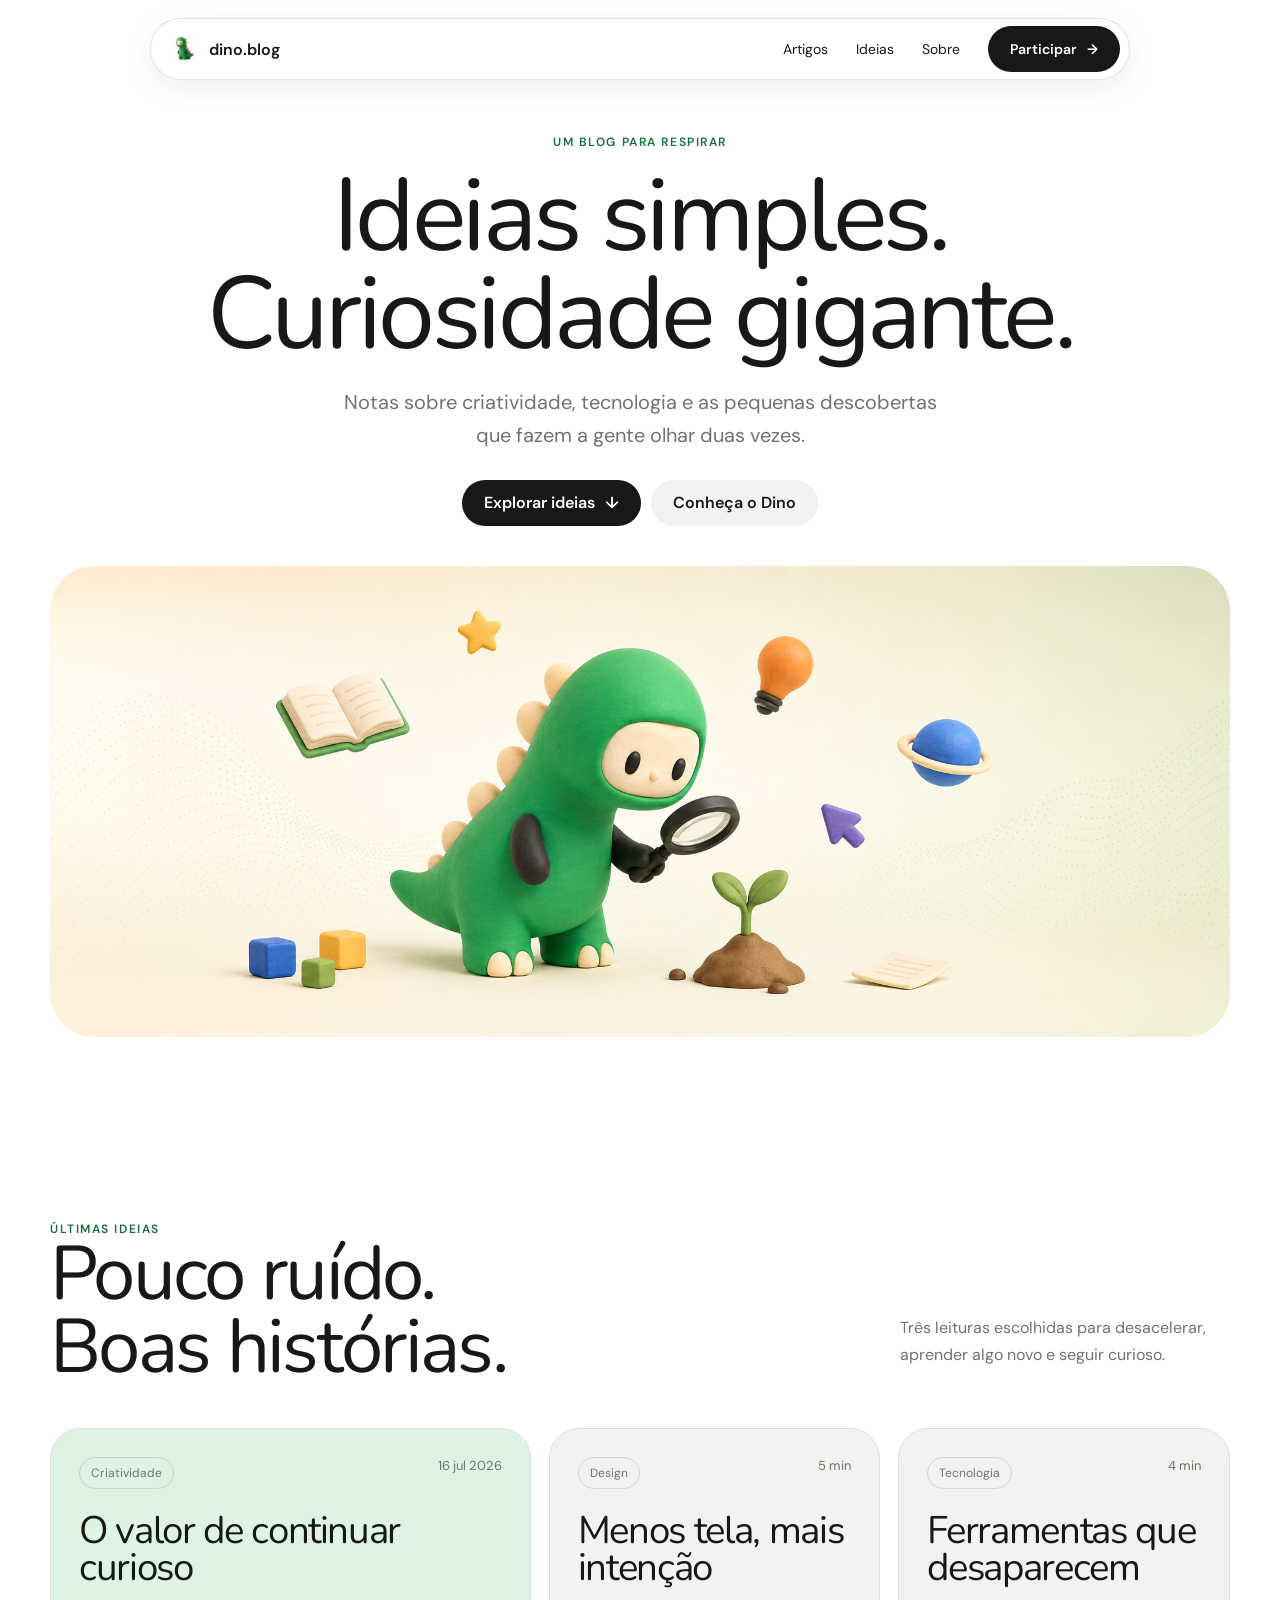
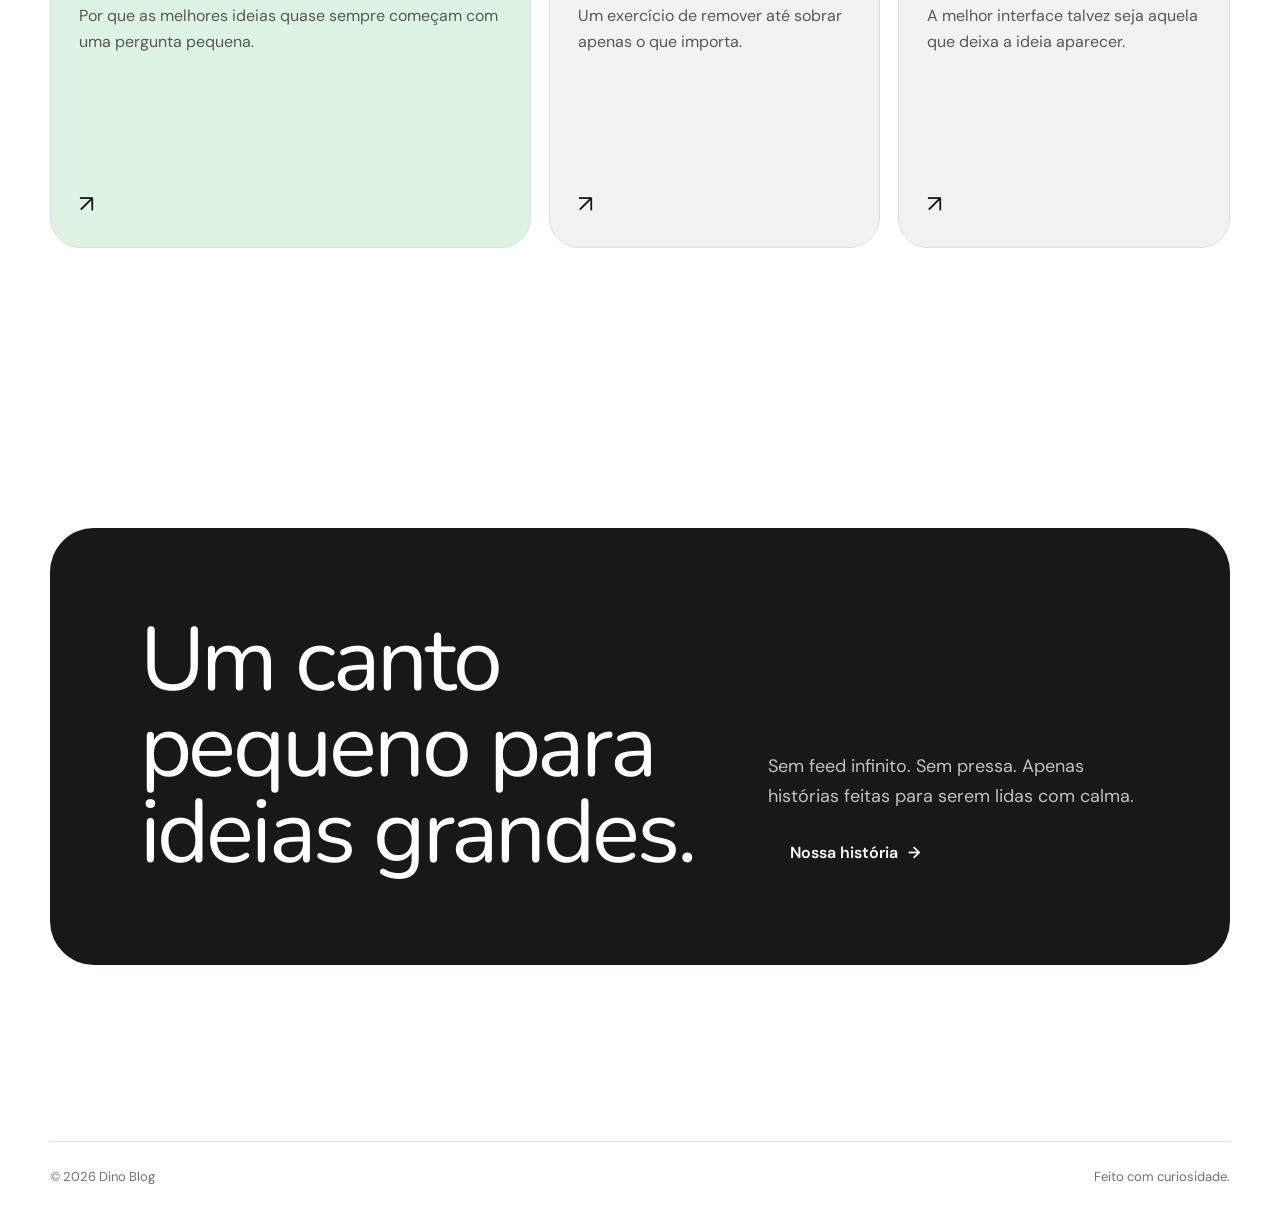
<file: index.html>
﻿<!doctype html>
<html lang="pt-BR">
  <head>
    <meta charset="utf-8" />
    <meta name="viewport" content="width=device-width,initial-scale=1" />
    <meta
      name="description"
      content="dino.blog é um blog e comunidade para compartilhar ideias, criatividade, tecnologia, descobertas e projetos em construção."
    />
    <title>dino.blog — Ideias simples, curiosidade gigante</title>
    <link rel="canonical" href="https://dinoclub.blog/" />
    <meta name="author" content="dino.blog" />
    <meta name="theme-color" content="#ffffff" />
    <meta property="og:type" content="website" />
    <meta property="og:locale" content="pt_BR" />
    <meta property="og:site_name" content="dino.blog" />
    <meta property="og:title" content="Ideias simples. Curiosidade gigante." />
    <meta
      property="og:description"
      content="Um blog e comunidade para compartilhar ideias, descobertas, perguntas e projetos em construção."
    />
    <meta property="og:url" content="https://dinoclub.blog/" />
    <meta
      property="og:image"
      content="https://dinoclub.blog/assets/dino-blog-hero.png"
    />
    <meta property="og:image:width" content="1983" />
    <meta property="og:image:height" content="793" />
    <meta
      property="og:image:alt"
      content="Dino explorando ideias e descobertas"
    />
    <meta name="twitter:card" content="summary_large_image" />
    <meta name="twitter:title" content="Ideias simples. Curiosidade gigante." />
    <meta
      name="twitter:description"
      content="Criatividade, tecnologia, descobertas e projetos compartilhados por pessoas curiosas."
    />
    <meta
      name="twitter:image"
      content="https://dinoclub.blog/assets/dino-blog-hero.png"
    />
    <link
      rel="alternate"
      type="application/rss+xml"
      title="dino.blog"
      href="https://dinoclub.blog/rss.xml"
    />
    <link rel="manifest" href="/site.webmanifest" />
    <script type="application/ld+json">
      {
        "@context": "https://schema.org",
        "@graph": [
          {
            "@type": "WebSite",
            "@id": "https://dinoclub.blog/#website",
            "url": "https://dinoclub.blog/",
            "name": "dino.blog",
            "description": "Um blog e comunidade para compartilhar ideias, descobertas, perguntas e projetos em construção.",
            "inLanguage": "pt-BR",
            "publisher": { "@id": "https://dinoclub.blog/#organization" }
          },
          {
            "@type": "Organization",
            "@id": "https://dinoclub.blog/#organization",
            "name": "dino.blog",
            "url": "https://dinoclub.blog/",
            "logo": {
              "@type": "ImageObject",
              "url": "https://dinoclub.blog/assets/favicon-dino-512.png",
              "width": 512,
              "height": 512
            }
          }
        ]
      }
    </script>
    <link
      rel="icon"
      type="image/png"
      sizes="32x32"
      href="assets/favicon-dino-32.png"
    />
    <link
      rel="icon"
      type="image/png"
      sizes="512x512"
      href="assets/favicon-dino-512.png"
    />
    <link
      rel="apple-touch-icon"
      sizes="180x180"
      href="assets/favicon-dino-180.png"
    />
    <link rel="stylesheet" href="styles.css" />
  </head>
  <body>
    <a class="skip" href="#conteudo">Pular para o conteúdo</a>
    <header class="site-header">
      <nav class="nav" aria-label="Navegação principal">
        <a class="brand" href="/" aria-current="page"
          ><img class="brand-mark" src="assets/dino-logo.png" alt="" /><span
            >dino.blog</span
          ></a
        >
        <div class="nav-links">
          <a href="#artigos">Artigos</a><a href="/community">Ideias</a
          ><a href="/about">Sobre</a
          ><a class="button" href="/login"
            >Participar <span aria-hidden="true">→</span></a
          >
        </div>
      </nav>
    </header>
    <main id="conteudo">
      <section class="hero">
        <div class="shell">
          <div class="hero-copy">
            <span class="eyebrow">Um blog para respirar</span>
            <h1>Ideias simples.<br />Curiosidade gigante.</h1>
            <p class="lede">
              Notas sobre criatividade, tecnologia e as pequenas descobertas que
              fazem a gente olhar duas vezes.
            </p>
            <div class="actions">
              <a class="button" href="#artigos"
                >Explorar ideias <span aria-hidden="true">↓</span></a
              ><a class="button secondary" href="/about">Conheça o Dino</a>
            </div>
          </div>
          <div class="dino-stage hero-panorama">
            <img
              src="assets/dino-blog-hero.png"
              alt="Dino investigando ideias e novas descobertas"
              width="1984"
              height="793"
            />
          </div>
        </div>
      </section>
      <section class="section" id="artigos">
        <div class="shell">
          <div class="section-head">
            <div>
              <span class="eyebrow">Últimas ideias</span>
              <h2>Pouco ruído.<br />Boas histórias.</h2>
            </div>
            <p class="section-note">
              Três leituras escolhidas para desacelerar, aprender algo novo e
              seguir curioso.
            </p>
          </div>
          <div class="posts">
            <a class="card" href="/post"
              ><div>
                <div class="card-meta">
                  <span class="tag">Criatividade</span
                  ><time datetime="2026-07-16">16 jul 2026</time>
                </div>
                <h3>O valor de continuar curioso</h3>
                <p>
                  Por que as melhores ideias quase sempre começam com uma
                  pergunta pequena.
                </p>
              </div>
              <span class="card-arrow" aria-hidden="true">↗</span></a
            ><a class="card" href="/post"
              ><div>
                <div class="card-meta">
                  <span class="tag">Design</span><span>5 min</span>
                </div>
                <h3>Menos tela, mais intenção</h3>
                <p>Um exercício de remover até sobrar apenas o que importa.</p>
              </div>
              <span class="card-arrow" aria-hidden="true">↗</span></a
            ><a class="card" href="/post"
              ><div>
                <div class="card-meta">
                  <span class="tag">Tecnologia</span><span>4 min</span>
                </div>
                <h3>Ferramentas que desaparecem</h3>
                <p>
                  A melhor interface talvez seja aquela que deixa a ideia
                  aparecer.
                </p>
              </div>
              <span class="card-arrow" aria-hidden="true">↗</span></a
            >
          </div>
        </div>
      </section>
      <section class="section">
        <div class="shell">
          <div class="manifesto">
            <h2>Um canto pequeno para ideias grandes.</h2>
            <div>
              <p>
                Sem feed infinito. Sem pressa. Apenas histórias feitas para
                serem lidas com calma.
              </p>
              <a class="button" href="/about"
                >Nossa história <span aria-hidden="true">→</span></a
              >
            </div>
          </div>
        </div>
      </section>
    </main>
    <footer class="footer">
      <div class="shell footer-row">
        <span>© 2026 Dino Blog</span><span>Feito com curiosidade.</span>
      </div>
    </footer>
  </body>
</html>
</file>
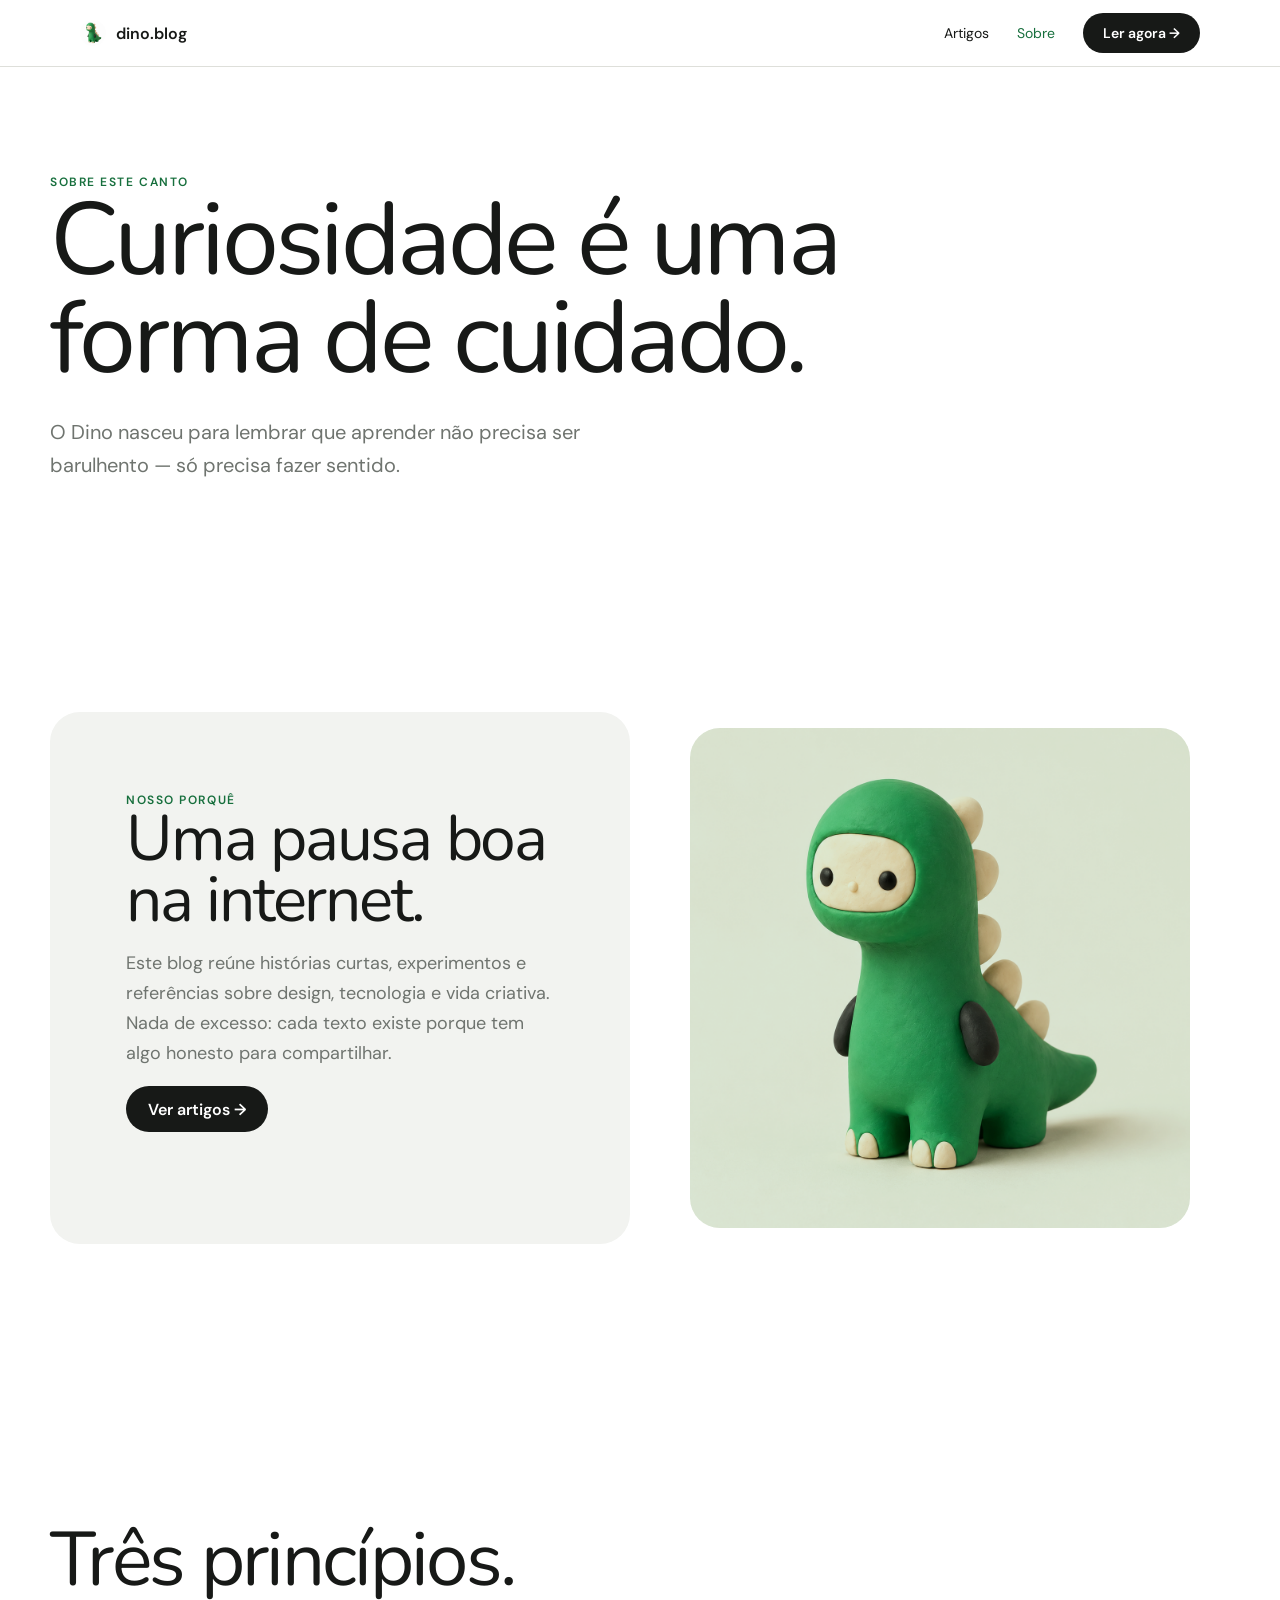
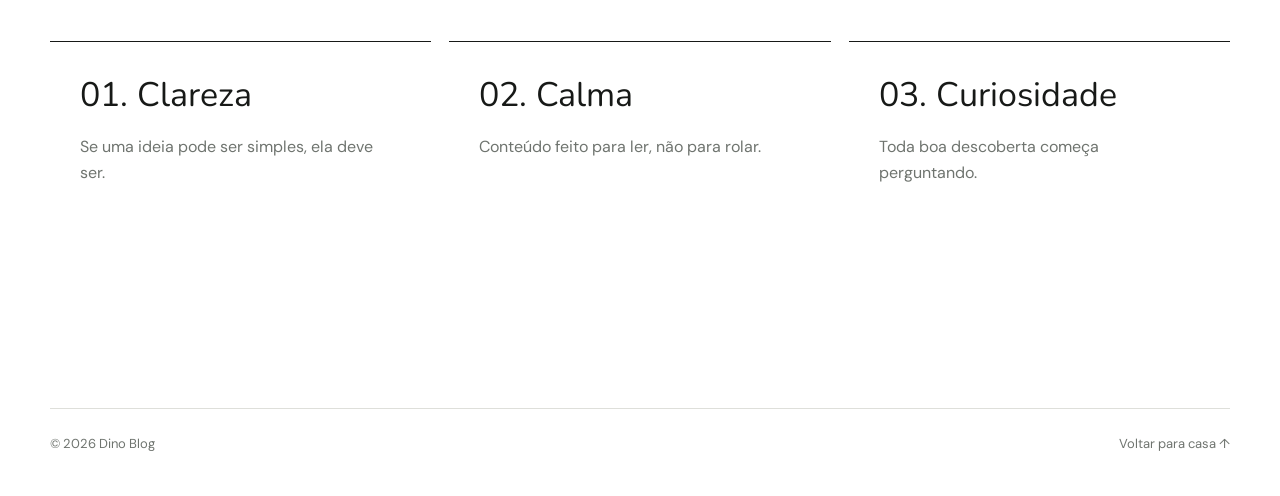
<file: about.html>
﻿<!doctype html>
<html lang="pt-BR">
  <head>
    <meta charset="utf-8" />
    <meta name="viewport" content="width=device-width,initial-scale=1" />
    <meta
      name="description"
      content="Conheça o Dino e a proposta do dino.blog: um espaço leve para curiosidade, criatividade, descobertas e projetos em construção."
    />
    <title>Sobre — Dino Blog</title>
    <link rel="canonical" href="https://dinoclub.blog/about" />
    <meta name="author" content="dino.blog" />
    <meta property="og:type" content="website" />
    <meta property="og:locale" content="pt_BR" />
    <meta property="og:site_name" content="dino.blog" />
    <meta property="og:title" content="Sobre o dino.blog" />
    <meta
      property="og:description"
      content="Conheça o Dino e a ideia por trás de um espaço feito para curiosidade, criatividade e projetos em construção."
    />
    <meta property="og:url" content="https://dinoclub.blog/about" />
    <meta
      property="og:image"
      content="https://dinoclub.blog/assets/dino-blog-hero.png"
    />
    <meta
      property="og:image:alt"
      content="Dino explorando ideias e descobertas"
    />
    <meta name="twitter:card" content="summary_large_image" />
    <meta name="twitter:title" content="Sobre o dino.blog" />
    <meta
      name="twitter:description"
      content="Curiosidade é uma forma de cuidado."
    />
    <meta
      name="twitter:image"
      content="https://dinoclub.blog/assets/dino-blog-hero.png"
    />
    <script type="application/ld+json">
      {
        "@context": "https://schema.org",
        "@type": "AboutPage",
        "@id": "https://dinoclub.blog/about#page",
        "url": "https://dinoclub.blog/about",
        "name": "Sobre o dino.blog",
        "description": "Conheça o Dino e a ideia por trás de um espaço feito para curiosidade, criatividade e projetos em construção.",
        "inLanguage": "pt-BR",
        "isPartOf": { "@id": "https://dinoclub.blog/#website" },
        "about": { "@id": "https://dinoclub.blog/#organization" }
      }
    </script>
    <link
      rel="icon"
      type="image/png"
      sizes="32x32"
      href="assets/favicon-dino-32.png"
    />
    <link
      rel="icon"
      type="image/png"
      sizes="512x512"
      href="assets/favicon-dino-512.png"
    />
    <link
      rel="apple-touch-icon"
      sizes="180x180"
      href="assets/favicon-dino-180.png"
    />
    <link rel="stylesheet" href="styles.css" />
  </head>
  <body>
    <a class="skip" href="#conteudo">Pular para o conteúdo</a>
    <header class="site-header inner-header">
      <nav class="nav" aria-label="Navegação principal">
        <a class="brand" href="/"
          ><img class="brand-mark" src="assets/dino-logo.png" alt="" /><span
            >dino.blog</span
          ></a
        >
        <div class="nav-links">
          <a href="/#artigos">Artigos</a
          ><a href="/about" aria-current="page">Sobre</a
          ><a class="button" href="/#artigos">Ler agora →</a>
        </div>
      </nav>
    </header>
    <main id="conteudo">
      <section class="page-hero">
        <div class="shell">
          <span class="eyebrow">Sobre este canto</span>
          <h1>Curiosidade é uma forma de cuidado.</h1>
          <p class="lede">
            O Dino nasceu para lembrar que aprender não precisa ser barulhento —
            só precisa fazer sentido.
          </p>
        </div>
      </section>
      <section class="section">
        <div class="shell about-grid">
          <div class="about-copy">
            <span class="eyebrow">Nosso porquê</span>
            <h2>Uma pausa boa na internet.</h2>
            <p>
              Este blog reúne histórias curtas, experimentos e referências sobre
              design, tecnologia e vida criativa. Nada de excesso: cada texto
              existe porque tem algo honesto para compartilhar.
            </p>
            <a class="button" href="/#artigos">Ver artigos →</a>
          </div>
          <figure class="about-visual">
            <img
              src="assets/dino.png"
              alt="Mascote Dino em estilo artesanal verde"
            />
          </figure>
        </div>
      </section>
      <section class="section">
        <div class="shell">
          <div class="section-head"><h2>Três princípios.</h2></div>
          <div class="principles">
            <div class="principle">
              <b>01. Clareza</b>
              <p>Se uma ideia pode ser simples, ela deve ser.</p>
            </div>
            <div class="principle">
              <b>02. Calma</b>
              <p>Conteúdo feito para ler, não para rolar.</p>
            </div>
            <div class="principle">
              <b>03. Curiosidade</b>
              <p>Toda boa descoberta começa perguntando.</p>
            </div>
          </div>
        </div>
      </section>
    </main>
    <footer class="footer">
      <div class="shell footer-row">
        <span>© 2026 Dino Blog</span><a href="/">Voltar para casa ↑</a>
      </div>
    </footer>
  </body>
</html>
</file>
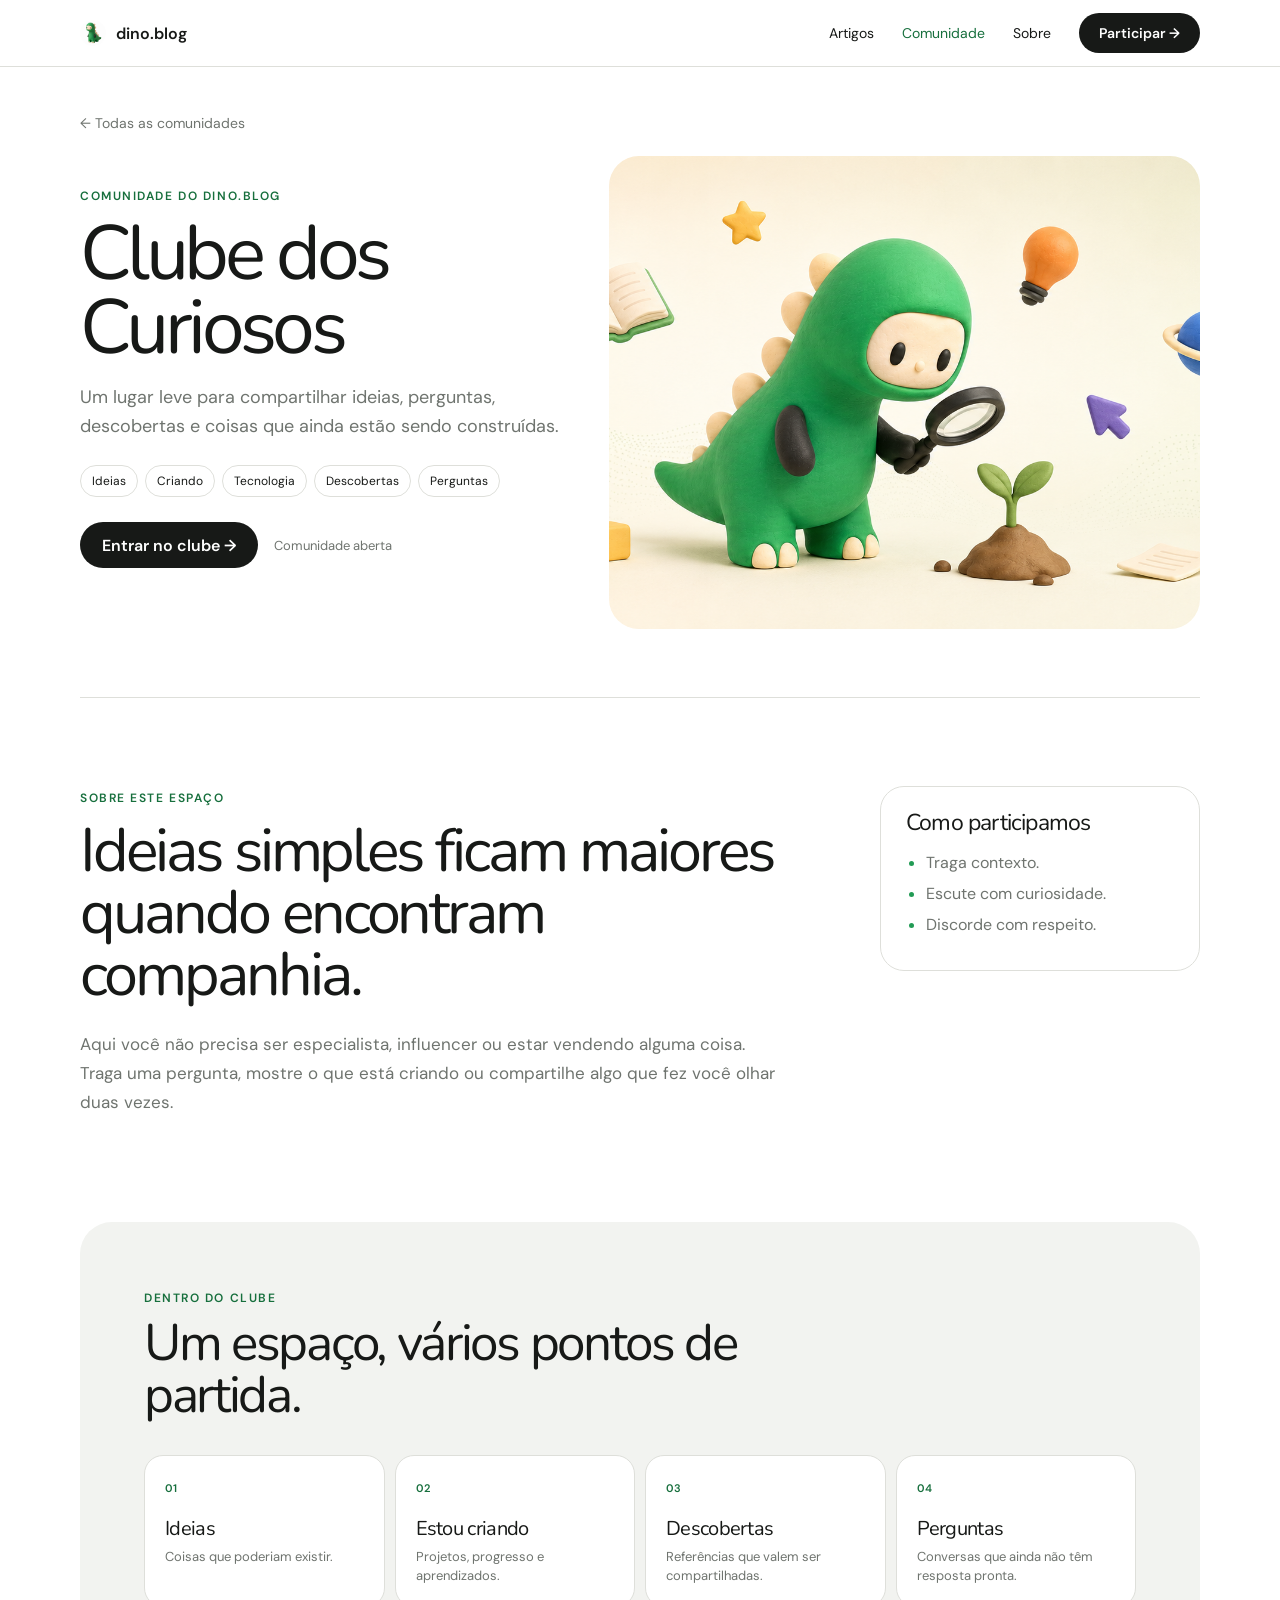
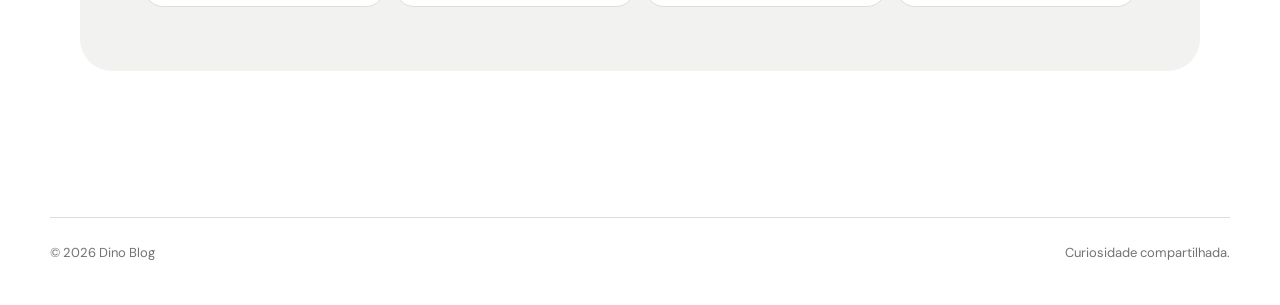
<file: community-detail.html>
<!doctype html>
<html lang="pt-BR">
  <head>
    <meta charset="utf-8" />
    <meta name="viewport" content="width=device-width,initial-scale=1" />
    <meta
      name="description"
      content="Conheça o Clube dos Curiosos, a comunidade do dino.blog para compartilhar ideias, perguntas, descobertas e projetos."
    />
    <title>Clube dos Curiosos — dino.blog</title>
    <link rel="canonical" href="https://dinoclub.blog/community/clube-dos-curiosos" />
    <meta property="og:type" content="website" />
    <meta property="og:title" content="Clube dos Curiosos — dino.blog" />
    <meta
      property="og:description"
      content="Ideias, perguntas, descobertas e coisas que ainda estão sendo construídas."
    />
    <meta property="og:image" content="https://dinoclub.blog/assets/dino-blog-hero.png" />
    <link rel="icon" type="image/png" sizes="32x32" href="/assets/favicon-dino-32.png" />
    <link rel="apple-touch-icon" sizes="180x180" href="/assets/favicon-dino-180.png" />
    <link rel="stylesheet" href="/styles.css" />
  </head>
  <body>
    <a class="skip" href="#conteudo">Pular para o conteúdo</a>
    <header class="site-header inner-header">
      <nav class="nav" aria-label="Navegação principal">
        <a class="brand" href="/">
          <img class="brand-mark" src="/assets/dino-logo.png" alt="" />
          <span>dino.blog</span>
        </a>
        <div class="nav-links">
          <a href="/#artigos">Artigos</a>
          <a href="/community" aria-current="page">Comunidade</a>
          <a href="/about">Sobre</a>
          <a class="button" href="/login">Participar →</a>
        </div>
      </nav>
    </header>

    <main id="conteudo" class="community-detail-page">
      <div class="detail-shell">
        <a class="detail-back" href="/community">← Todas as comunidades</a>
        <section class="detail-hero">
          <div class="detail-hero-copy">
            <span class="eyebrow">Comunidade do dino.blog</span>
            <h1>Clube dos Curiosos</h1>
            <p>
              Um lugar leve para compartilhar ideias, perguntas, descobertas e
              coisas que ainda estão sendo construídas.
            </p>
            <div class="detail-topics" aria-label="Assuntos da comunidade">
              <span>Ideias</span><span>Criando</span><span>Tecnologia</span
              ><span>Descobertas</span><span>Perguntas</span>
            </div>
            <div class="detail-actions">
              <button class="button" id="join-community" type="button">
                Entrar no clube →
              </button>
              <span class="detail-member-count" id="member-count">Comunidade aberta</span>
            </div>
            <p class="detail-status" id="detail-status" role="status" aria-live="polite"></p>
          </div>
          <figure class="detail-image">
            <img
              src="/assets/dino-blog-hero.png"
              alt="Dino investigando uma ideia entre livros, uma lâmpada e pequenos objetos coloridos"
              width="1984"
              height="793"
            />
          </figure>
        </section>

        <section class="detail-content">
          <div class="detail-story">
            <span class="eyebrow">Sobre este espaço</span>
            <h2>Ideias simples ficam maiores quando encontram companhia.</h2>
            <p>
              Aqui você não precisa ser especialista, influencer ou estar
              vendendo alguma coisa. Traga uma pergunta, mostre o que está
              criando ou compartilhe algo que fez você olhar duas vezes.
            </p>
          </div>
          <aside class="detail-rules">
            <h2>Como participamos</h2>
            <ul>
              <li>Traga contexto.</li>
              <li>Escute com curiosidade.</li>
              <li>Discorde com respeito.</li>
            </ul>
          </aside>
        </section>

        <section class="detail-channels" aria-labelledby="channels-title">
          <div>
            <span class="eyebrow">Dentro do clube</span>
            <h2 id="channels-title">Um espaço, vários pontos de partida.</h2>
          </div>
          <div class="detail-channel-grid">
            <article><span>01</span><h3>Ideias</h3><p>Coisas que poderiam existir.</p></article>
            <article><span>02</span><h3>Estou criando</h3><p>Projetos, progresso e aprendizados.</p></article>
            <article><span>03</span><h3>Descobertas</h3><p>Referências que valem ser compartilhadas.</p></article>
            <article><span>04</span><h3>Perguntas</h3><p>Conversas que ainda não têm resposta pronta.</p></article>
          </div>
        </section>
      </div>
    </main>

    <footer class="footer">
      <div class="shell footer-row">
        <span>© 2026 Dino Blog</span><span>Curiosidade compartilhada.</span>
      </div>
    </footer>
    <script type="module" src="/community-detail.js"></script>
  </body>
</html>
</file>
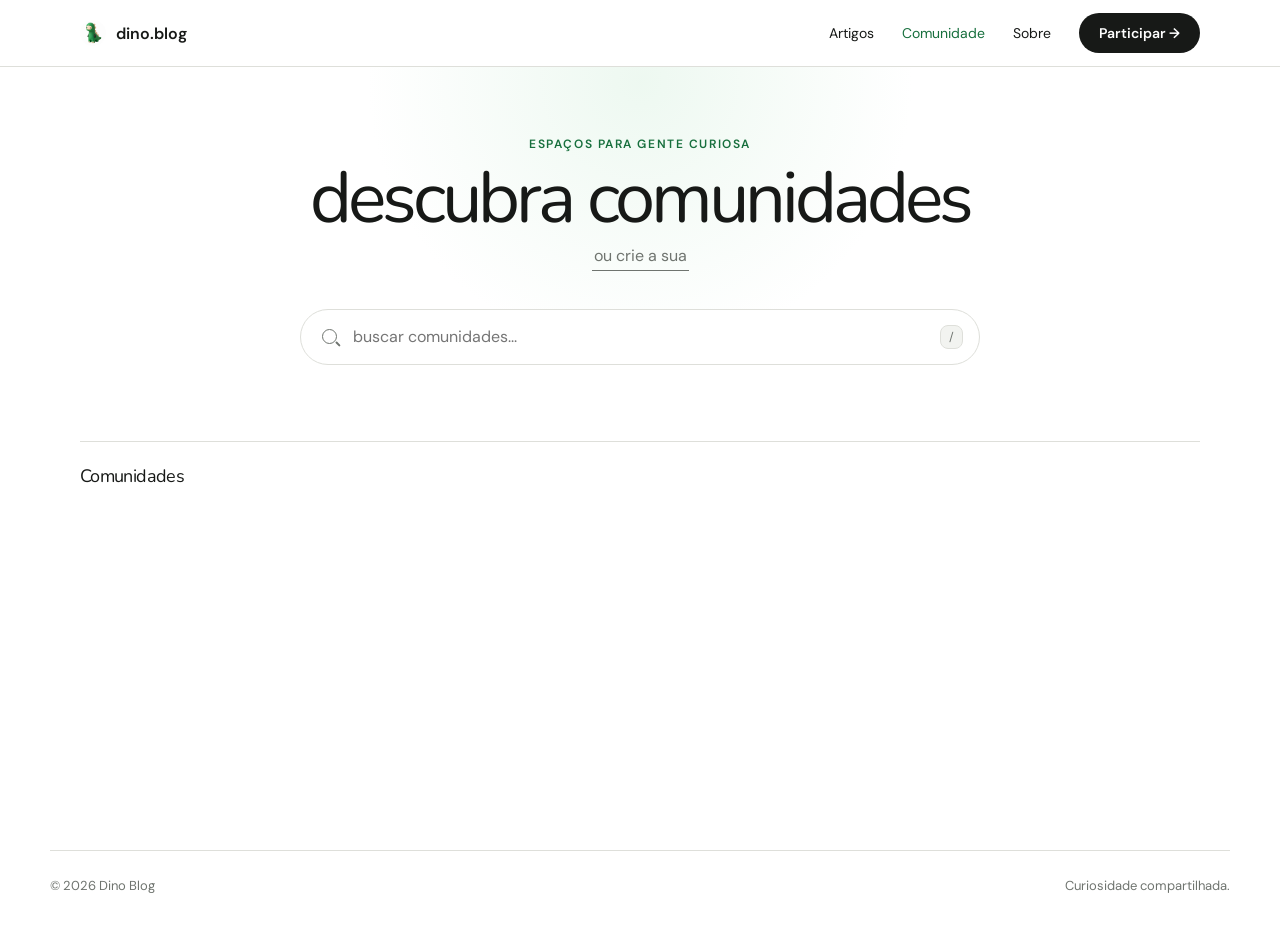
<file: community.html>
﻿<!doctype html>
<html lang="pt-BR">
  <head>
    <meta charset="utf-8" />
    <meta name="viewport" content="width=device-width,initial-scale=1" />
    <meta
      name="description"
      content="Conheça o Clube dos Curiosos, a comunidade do dino.blog para compartilhar ideias, perguntas, descobertas e projetos pessoais."
    />
    <title>Descubra comunidades — Dino Blog</title>
    <link rel="canonical" href="https://dinoclub.blog/community" />
    <meta name="author" content="dino.blog" />
    <meta property="og:type" content="website" />
    <meta property="og:locale" content="pt_BR" />
    <meta property="og:site_name" content="dino.blog" />
    <meta property="og:title" content="Clube dos Curiosos — dino.blog" />
    <meta
      property="og:description"
      content="Um lugar leve para compartilhar ideias, perguntas, descobertas e projetos que ainda estão começando."
    />
    <meta property="og:url" content="https://dinoclub.blog/community" />
    <meta
      property="og:image"
      content="https://dinoclub.blog/assets/dino-blog-hero.png"
    />
    <meta property="og:image:alt" content="Dino investigando uma nova ideia" />
    <meta name="twitter:card" content="summary_large_image" />
    <meta name="twitter:title" content="Clube dos Curiosos — dino.blog" />
    <meta
      name="twitter:description"
      content="Pense em voz alta e encontre outras pessoas curiosas."
    />
    <meta
      name="twitter:image"
      content="https://dinoclub.blog/assets/dino-blog-hero.png"
    />
    <script type="application/ld+json">
      {
        "@context": "https://schema.org",
        "@type": "CollectionPage",
        "@id": "https://dinoclub.blog/community#page",
        "url": "https://dinoclub.blog/community",
        "name": "Comunidades do dino.blog",
        "description": "Um lugar leve para compartilhar ideias, perguntas, descobertas e projetos que ainda estão começando.",
        "inLanguage": "pt-BR",
        "isPartOf": { "@id": "https://dinoclub.blog/#website" },
        "publisher": { "@id": "https://dinoclub.blog/#organization" }
      }
    </script>
    <link
      rel="icon"
      type="image/png"
      sizes="32x32"
      href="assets/favicon-dino-32.png"
    />
    <link
      rel="icon"
      type="image/png"
      sizes="512x512"
      href="assets/favicon-dino-512.png"
    />
    <link
      rel="apple-touch-icon"
      sizes="180x180"
      href="assets/favicon-dino-180.png"
    />
    <link rel="stylesheet" href="styles.css" />
  </head>
  <body>
    <a class="skip" href="#conteudo">Pular para o conteúdo</a>
    <header class="site-header inner-header">
      <nav class="nav" aria-label="Navegação principal">
        <a class="brand" href="/"
          ><img class="brand-mark" src="assets/dino-logo.png" alt="" /><span
            >dino.blog</span
          ></a
        >
        <div class="nav-links">
          <a href="/#artigos">Artigos</a
          ><a href="/community" aria-current="page">Comunidade</a
          ><a href="/about">Sobre</a
          ><a class="button" href="/login">Participar →</a>
        </div>
      </nav>
    </header>
    <main id="conteudo" class="community-directory">
      <div class="directory-shell">
        <header class="directory-hero">
          <span class="eyebrow">Espaços para gente curiosa</span>
          <h1>descubra comunidades</h1>
          <button class="directory-create-link" id="open-interest" type="button">
            ou crie a sua
          </button>
        </header>

        <form class="directory-search" id="community-search-form" role="search">
          <label class="visually-hidden" for="community-search"
            >Buscar comunidades</label
          >
          <span class="directory-search-icon" aria-hidden="true"></span>
          <input
            id="community-search"
            type="search"
            placeholder="buscar comunidades..."
            autocomplete="off"
          />
          <kbd aria-hidden="true">/</kbd>
        </form>

        <div
          class="directory-filters"
          id="community-filters"
          role="group"
          aria-label="Filtrar comunidades por assunto"
        ></div>

        <section class="directory-results" aria-labelledby="directory-results-title">
          <div class="directory-results-head">
            <h2 id="directory-results-title">Comunidades</h2>
            <span id="community-result-count" aria-live="polite"></span>
          </div>
          <div class="directory-grid" id="community-grid"></div>
          <div class="directory-empty" id="community-empty" hidden>
            <h2>Nenhuma comunidade encontrada.</h2>
            <p>Tente outro assunto ou registre a comunidade que gostaria de criar.</p>
            <button class="button secondary" type="button" data-open-interest>
              Sugerir uma comunidade
            </button>
          </div>
        </section>
      </div>
    </main>

    <dialog
      class="interest-dialog"
      id="interest-dialog"
      aria-labelledby="interest-title"
    >
      <form id="interest-form" novalidate>
        <div class="interest-dialog-head">
          <div>
            <span class="eyebrow">Lista de interesse</span>
            <h2 id="interest-title">Que comunidade deveria existir?</h2>
          </div>
          <button
            class="icon-button"
            id="close-interest"
            type="button"
            aria-label="Fechar"
          >
            ×
          </button>
        </div>
        <div class="interest-dialog-body">
          <p>
            Conte a ideia. Vamos usar as sugestões para decidir quais espaços
            criar em seguida.
          </p>
          <div class="form-row">
            <label for="interest-name">Nome da comunidade</label>
            <input
              id="interest-name"
              name="name"
              maxlength="80"
              placeholder="Ex.: Clube de projetos de uma hora"
              required
            />
            <p class="field-error"></p>
          </div>
          <div class="form-row">
            <label for="interest-purpose">Qual seria o propósito?</label>
            <textarea
              id="interest-purpose"
              name="purpose"
              maxlength="500"
              placeholder="Que tipo de conversa aconteceria por lá?"
              required
            ></textarea>
            <p class="field-error"></p>
          </div>
          <fieldset class="interest-topics">
            <legend>Assunto principal</legend>
            <div id="interest-topic-options"></div>
            <p class="field-error" id="interest-topic-error"></p>
          </fieldset>
        </div>
        <div class="interest-dialog-actions">
          <p id="interest-status" role="status" aria-live="polite"></p>
          <button class="button secondary" id="cancel-interest" type="button">
            Cancelar
          </button>
          <button class="button" id="submit-interest" type="submit">
            Entrar na lista →
          </button>
        </div>
      </form>
    </dialog>
    <footer class="footer">
      <div class="shell footer-row">
        <span>© 2026 Dino Blog</span><span>Curiosidade compartilhada.</span>
      </div>
    </footer>
    <div class="toast" id="community-toast" role="status" aria-live="polite"></div>
    <script type="module" src="community.js"></script>
  </body>
</html>
</file>
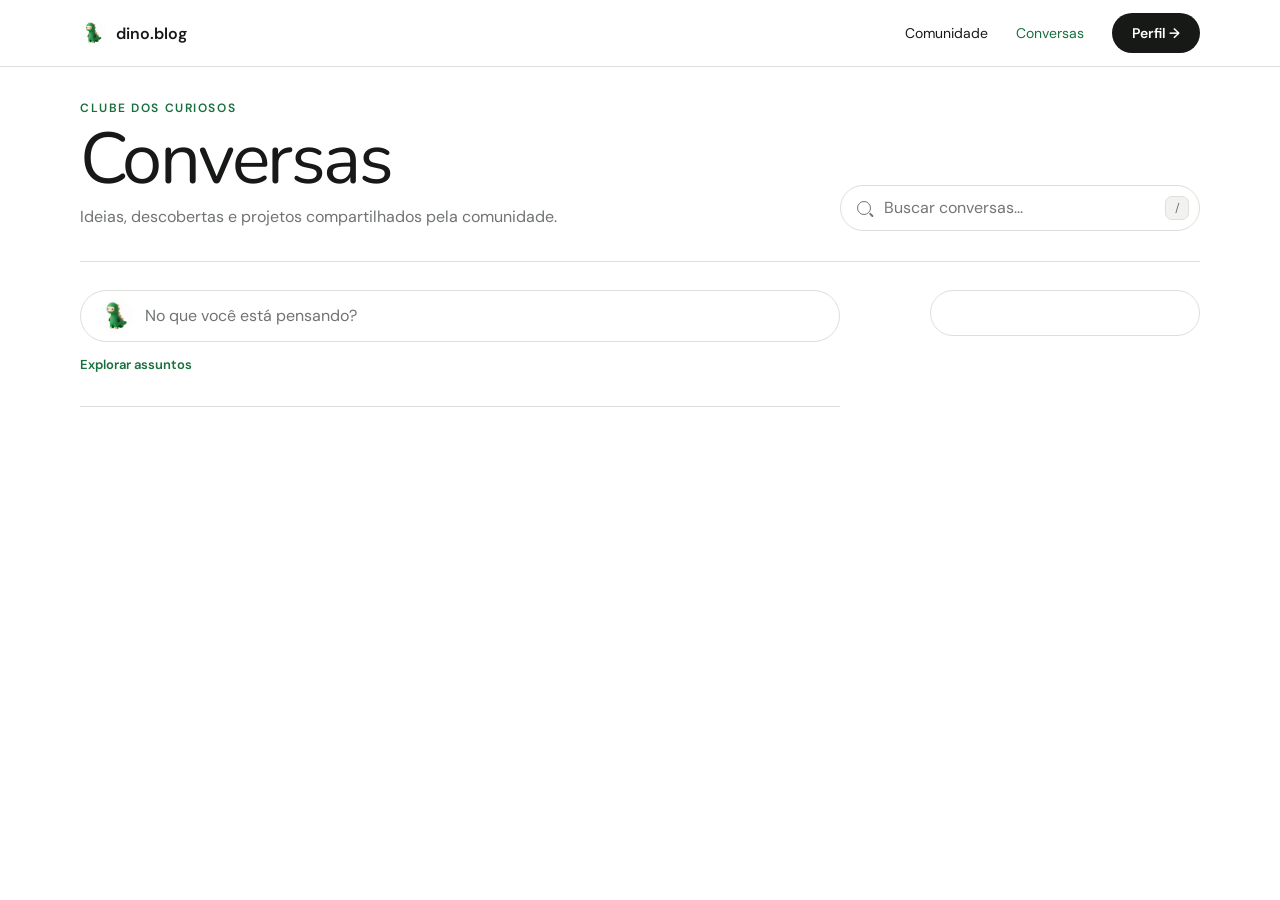
<file: feed.html>
<!doctype html>
<html lang="pt-BR">
  <head>
    <meta charset="utf-8" />
    <meta name="viewport" content="width=device-width,initial-scale=1" />
    <meta name="description" content="Conversas e ideias da comunidade Dino." />
    <meta name="robots" content="noindex,nofollow" />
    <title>Conversas — Dino Blog</title>
    <link
      rel="icon"
      type="image/png"
      sizes="32x32"
      href="assets/favicon-dino-32.png"
    />
    <link
      rel="icon"
      type="image/png"
      sizes="512x512"
      href="assets/favicon-dino-512.png"
    />
    <link
      rel="apple-touch-icon"
      sizes="180x180"
      href="assets/favicon-dino-180.png"
    />
    <link rel="stylesheet" href="styles.css" />
  </head>
  <body>
    <a class="skip" href="#conteudo">Pular para o conteúdo</a>
    <header class="site-header inner-header">
      <nav class="nav" aria-label="Navegação principal">
        <a class="brand" href="/"
          ><img class="brand-mark" src="assets/dino-logo.png" alt="" /><span
            >dino.blog</span
          ></a
        >
        <div class="nav-links">
          <a href="/community">Comunidade</a
          ><a href="/feed" aria-current="page">Conversas</a
          ><a class="button" href="/profile">Perfil →</a>
        </div>
      </nav>
    </header>
    <main id="conteudo" class="feed-page">
      <div class="feed-shell">
        <div class="feed-top">
          <div class="feed-heading">
            <span class="eyebrow">Clube dos Curiosos</span>
            <h1>Conversas</h1>
            <p>
              Ideias, descobertas e projetos compartilhados pela comunidade.
            </p>
          </div>
          <label class="feed-search" for="feed-search">
            <span class="visually-hidden">Buscar nas conversas</span>
            <span class="feed-search-icon" aria-hidden="true"></span>
            <input
              id="feed-search"
              type="search"
              placeholder="Buscar conversas..."
              autocomplete="off"
            />
            <kbd aria-hidden="true">/</kbd>
          </label>
        </div>
        <div class="feed-grid">
          <div class="feed-main">
            <button
              class="composer-trigger"
              id="composer-trigger"
              type="button"
            >
              <img
                class="composer-avatar"
                src="assets/dino-logo.png"
                alt=""
              /><span>No que você está pensando?</span>
            </button>
            <div class="feed-discovery">
              <span class="feed-section-label">Explorar assuntos</span>
              <div
                class="category-filters"
                id="category-filters"
                role="group"
                aria-label="Filtrar por categoria"
              ></div>
            </div>
            <section
              class="feed-list"
              id="feed-list"
              aria-label="Publicações da comunidade"
            ></section>
            <div class="feed-empty" id="feed-empty" hidden>
              <p>Nenhuma conversa por aqui ainda. Que tal começar?</p>
              <button class="button secondary" type="button" data-open-modal>
                Nova publicação
              </button>
            </div>
          </div>
          <aside class="feed-aside" id="community-sidebar"></aside>
        </div>
      </div>
    </main>
    <dialog
      class="conversation-modal"
      id="conversation-modal"
      aria-labelledby="modal-title"
    >
      <form id="post-form" novalidate>
        <div class="modal-head">
          <h2 id="modal-title">Nova publicação</h2>
          <button
            class="icon-button"
            id="close-modal"
            type="button"
            aria-label="Fechar"
          >
            ×
          </button>
        </div>
        <div class="modal-body">
          <fieldset class="category-picker">
            <legend>Categoria <span aria-hidden="true">*</span></legend>
            <div id="category-picker"></div>
            <p class="field-error" id="category-error"></p>
          </fieldset>
          <div class="form-row">
            <label for="post-title"
              >Título <span aria-hidden="true">*</span></label
            ><input id="post-title" maxlength="120" required />
            <p class="field-error"></p>
          </div>
          <div class="form-row">
            <label for="post-description"
              >Descrição <span aria-hidden="true">*</span></label
            ><textarea
              id="post-description"
              maxlength="1200"
              required
            ></textarea>
            <p class="field-error"></p>
          </div>
          <div class="form-row">
            <label for="post-link"
              >Link <span class="optional">opcional</span></label
            ><input
              id="post-link"
              type="url"
              inputmode="url"
              placeholder="https://"
            />
            <p class="field-error"></p>
          </div>
        </div>
        <div class="modal-actions">
          <p
            class="modal-status"
            id="post-form-status"
            role="status"
            aria-live="polite"
          ></p>
          <button class="button secondary" id="cancel-modal" type="button">
            Cancelar</button
          ><button class="button" id="submit-post" type="submit">
            Publicar
          </button>
        </div>
      </form>
    </dialog>
    <dialog
      class="confirm-dialog"
      id="confirm-dialog"
      aria-labelledby="confirm-title"
    >
      <h2 id="confirm-title">Excluir publicação?</h2>
      <p>Esta ação não pode ser desfeita.</p>
      <div class="modal-actions">
        <button class="button secondary" id="cancel-delete" type="button">
          Cancelar</button
        ><button class="button danger" id="confirm-delete" type="button">
          Excluir
        </button>
      </div>
    </dialog>
    <div class="toast" id="toast" role="status" aria-live="polite"></div>
    <script type="module" src="feed.js"></script>
  </body>
</html>
</file>
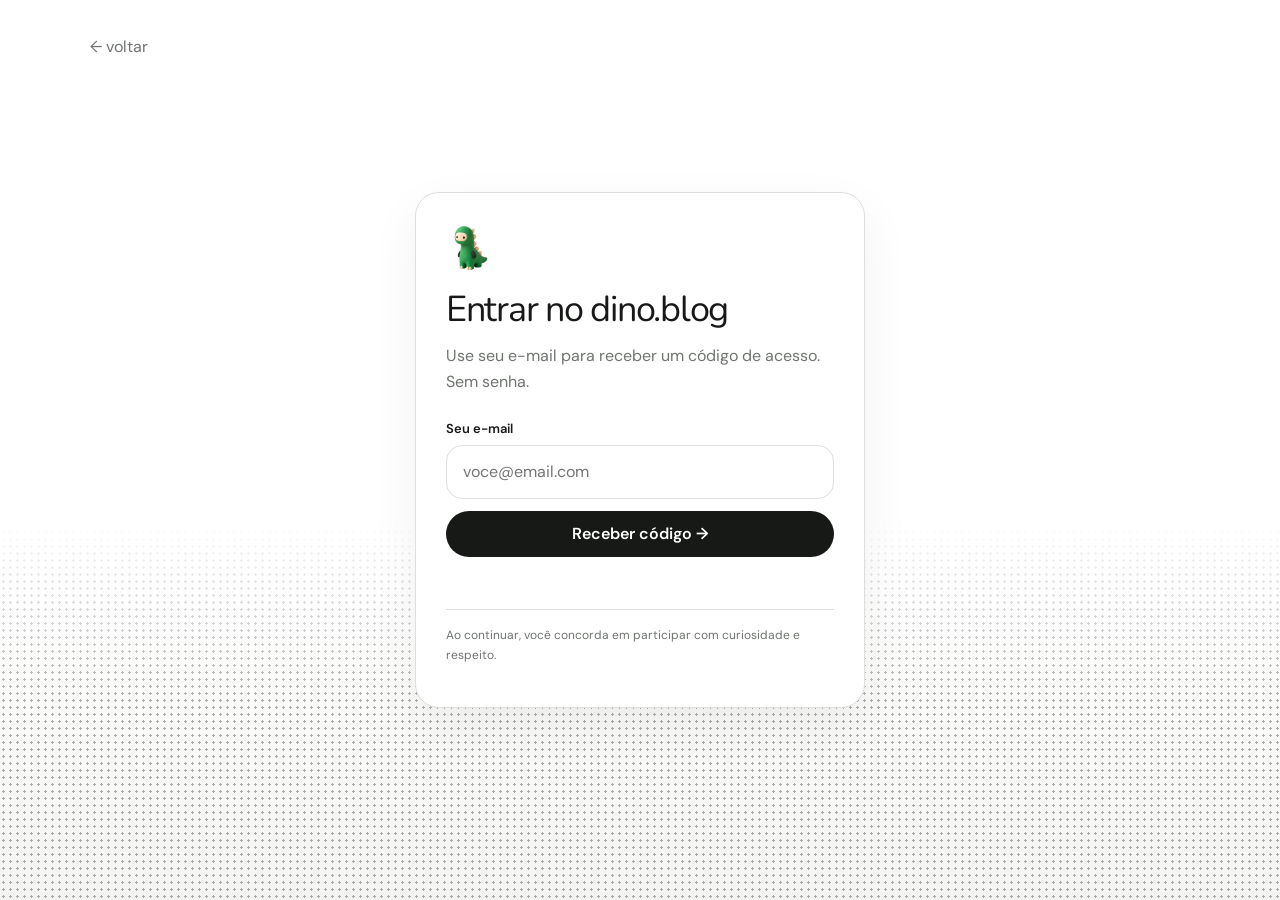
<file: login.html>
<!doctype html>
<html lang="pt-BR">
  <head>
    <meta charset="utf-8" />
    <meta name="viewport" content="width=device-width,initial-scale=1" />
    <meta name="description" content="Entre no Clube dos Curiosos." />
    <meta name="robots" content="noindex,nofollow" />
    <title>Participar — Dino Blog</title>
    <link
      rel="icon"
      type="image/png"
      sizes="32x32"
      href="assets/favicon-dino-32.png"
    />
    <link
      rel="icon"
      type="image/png"
      sizes="512x512"
      href="assets/favicon-dino-512.png"
    />
    <link
      rel="apple-touch-icon"
      sizes="180x180"
      href="assets/favicon-dino-180.png"
    />
    <link rel="stylesheet" href="styles.css" />
  </head>
  <body class="auth-body otp-auth">
    <form class="auth-back" action="/" method="get">
      <button type="submit">← voltar</button>
    </form>
    <main class="auth-page">
      <section class="auth-card email-auth" aria-labelledby="auth-title">
        <img src="assets/favicon-dino-180.png" alt="" class="auth-logo" />
        <h1 id="auth-title">Entrar no dino.blog</h1>
        <p>Use seu e-mail para receber um código de acesso. Sem senha.</p>
        <form id="email-form">
          <label for="login-email">Seu e-mail</label>
          <input
            id="login-email"
            type="email"
            autocomplete="email"
            placeholder="voce@email.com"
            required
          />
          <button
            class="button auth-submit"
            type="submit"
            data-label="Receber código →"
          >
            Receber código →
          </button>
        </form>
        <form id="code-form" hidden>
          <p class="code-help">
            Enviamos um código para <strong id="code-destination"></strong>.
          </p>
          <label for="login-code">Código de acesso</label>
          <input
            id="login-code"
            class="otp-input"
            inputmode="numeric"
            autocomplete="one-time-code"
            maxlength="8"
            pattern="[0-9]{8}"
            placeholder="00000000"
            required
          />
          <button
            class="button auth-submit"
            type="submit"
            data-label="Entrar →"
          >
            Entrar →
          </button>
          <div class="otp-actions">
            <button id="change-email" type="button">Trocar e-mail</button
            ><button id="resend-code" type="button">Reenviar código</button>
          </div>
        </form>
        <p
          class="auth-status"
          id="auth-status"
          role="status"
          aria-live="polite"
        ></p>
        <p class="login-terms">
          Ao continuar, você concorda em participar com curiosidade e respeito.
        </p>
      </section>
    </main>
    <script type="module" src="login.js"></script>
  </body>
</html>
</file>
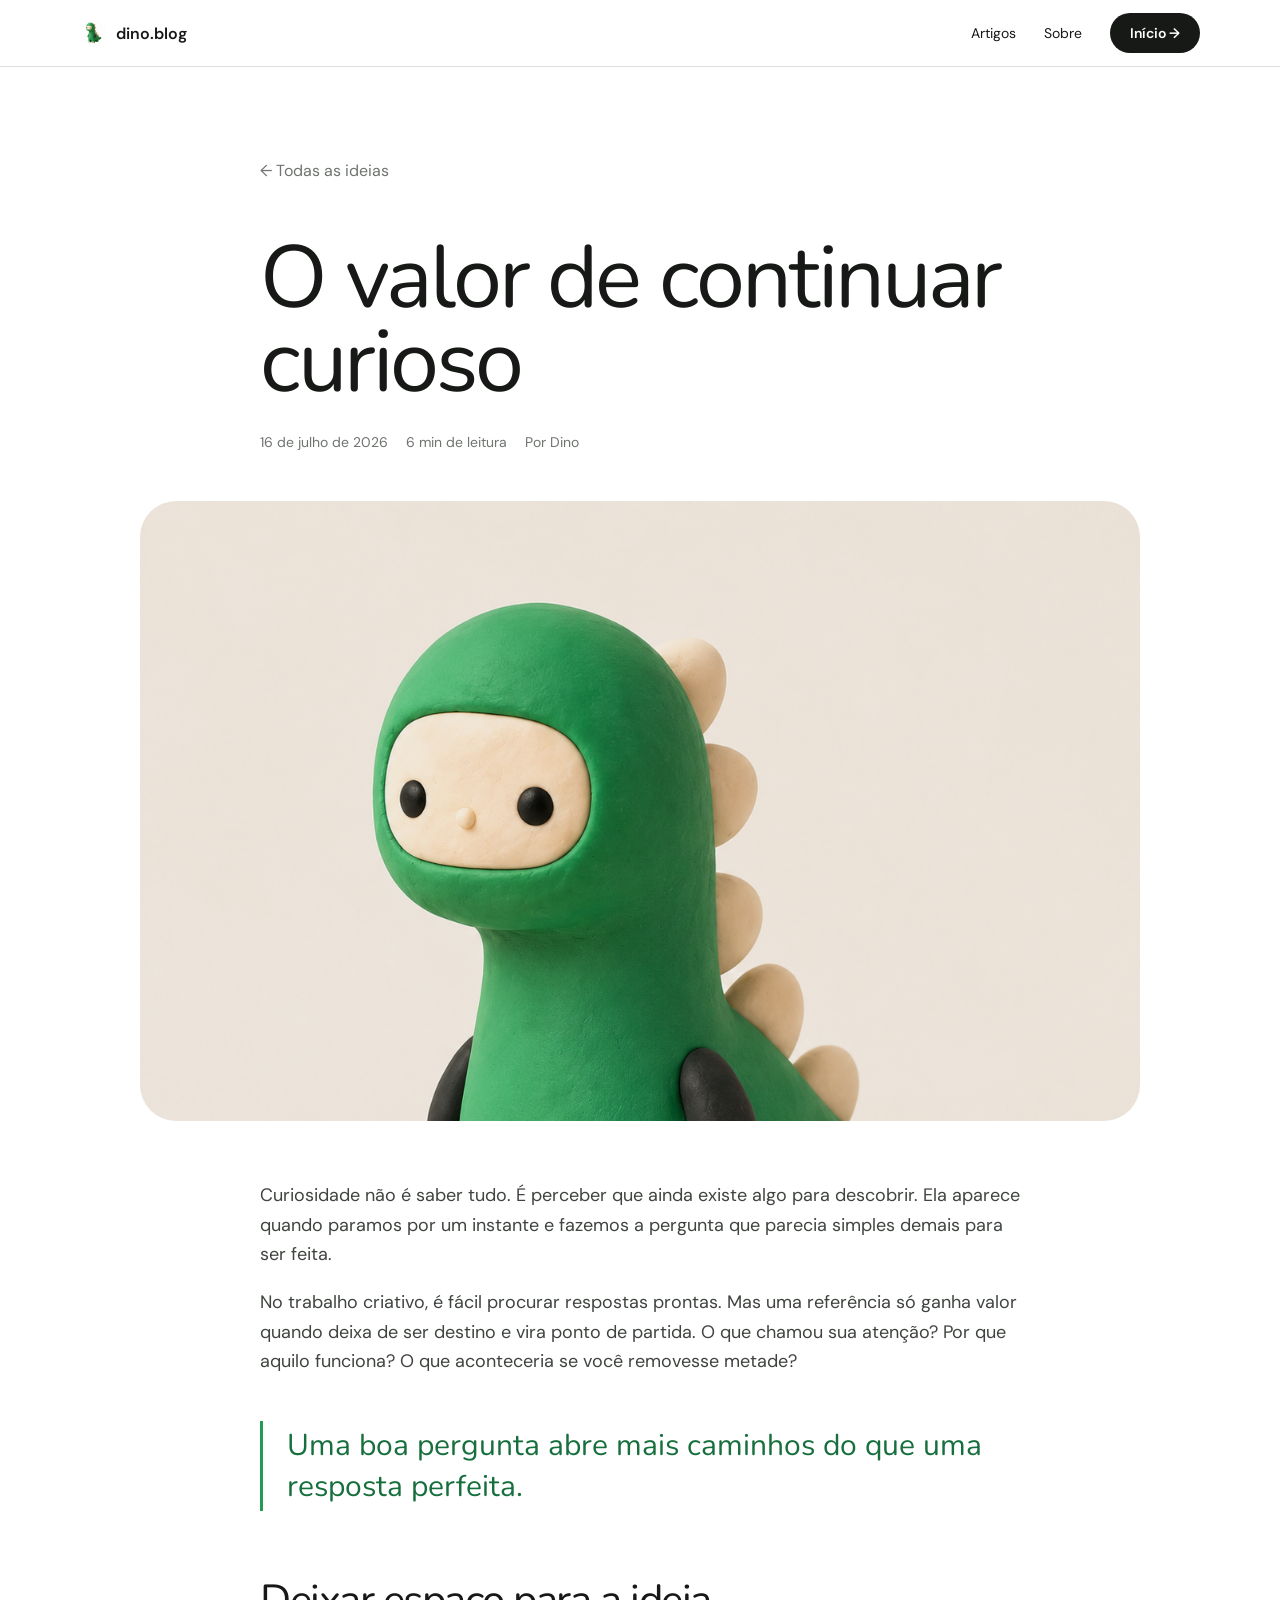
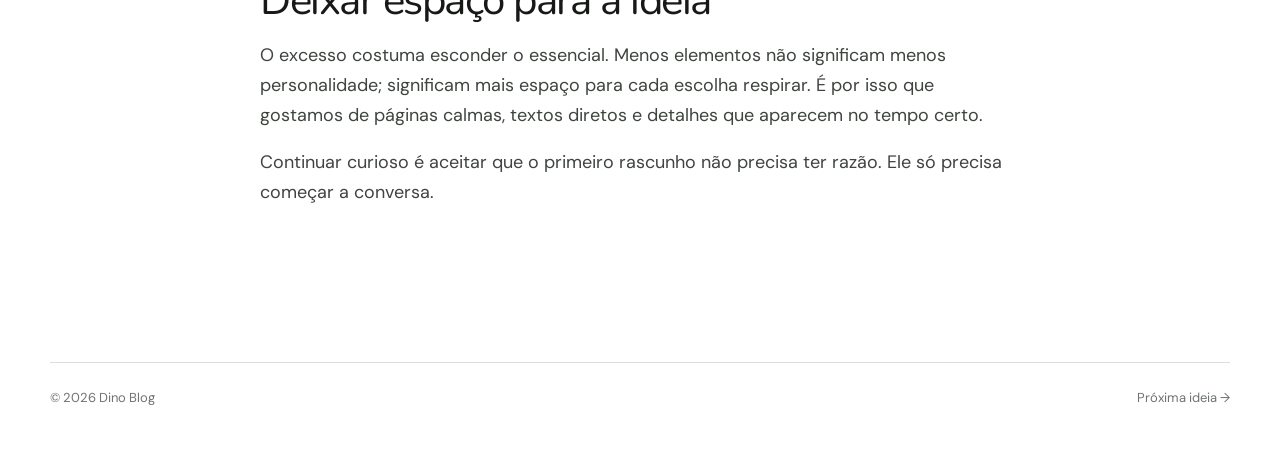
<file: post.html>
﻿<!doctype html>
<html lang="pt-BR">
  <head>
    <meta charset="utf-8" />
    <meta name="viewport" content="width=device-width,initial-scale=1" />
    <meta
      name="description"
      content="Por que continuar curioso muda a forma como criamos, fazemos perguntas e encontramos novas possibilidades."
    />
    <title>O valor de continuar curioso — Dino Blog</title>
    <link rel="canonical" href="https://dinoclub.blog/post" />
    <meta name="author" content="Dino" />
    <meta property="og:type" content="article" />
    <meta property="og:locale" content="pt_BR" />
    <meta property="og:site_name" content="dino.blog" />
    <meta property="og:title" content="O valor de continuar curioso" />
    <meta
      property="og:description"
      content="Por que continuar curioso muda a forma como criamos, fazemos perguntas e encontramos novas possibilidades."
    />
    <meta property="og:url" content="https://dinoclub.blog/post" />
    <meta property="og:image" content="https://dinoclub.blog/assets/dino.png" />
    <meta property="og:image:alt" content="Dino observando com curiosidade" />
    <meta
      property="article:published_time"
      content="2026-07-16T09:00:00-03:00"
    />
    <meta
      property="article:modified_time"
      content="2026-07-16T09:00:00-03:00"
    />
    <meta property="article:author" content="Dino" />
    <meta name="twitter:card" content="summary_large_image" />
    <meta name="twitter:title" content="O valor de continuar curioso" />
    <meta
      name="twitter:description"
      content="Uma boa pergunta abre mais caminhos do que uma resposta perfeita."
    />
    <meta
      name="twitter:image"
      content="https://dinoclub.blog/assets/dino.png"
    />
    <script type="application/ld+json">
      {
        "@context": "https://schema.org",
        "@type": "BlogPosting",
        "@id": "https://dinoclub.blog/post#article",
        "mainEntityOfPage": {
          "@type": "WebPage",
          "@id": "https://dinoclub.blog/post"
        },
        "headline": "O valor de continuar curioso",
        "description": "Por que continuar curioso muda a forma como criamos, fazemos perguntas e encontramos novas possibilidades.",
        "image": ["https://dinoclub.blog/assets/dino.png"],
        "datePublished": "2026-07-16T09:00:00-03:00",
        "dateModified": "2026-07-16T09:00:00-03:00",
        "inLanguage": "pt-BR",
        "author": {
          "@type": "Organization",
          "name": "dino.blog",
          "url": "https://dinoclub.blog/about"
        },
        "publisher": {
          "@type": "Organization",
          "name": "dino.blog",
          "url": "https://dinoclub.blog/",
          "logo": {
            "@type": "ImageObject",
            "url": "https://dinoclub.blog/assets/favicon-dino-512.png",
            "width": 512,
            "height": 512
          }
        }
      }
    </script>
    <link
      rel="icon"
      type="image/png"
      sizes="32x32"
      href="assets/favicon-dino-32.png"
    />
    <link
      rel="icon"
      type="image/png"
      sizes="512x512"
      href="assets/favicon-dino-512.png"
    />
    <link
      rel="apple-touch-icon"
      sizes="180x180"
      href="assets/favicon-dino-180.png"
    />
    <link rel="stylesheet" href="styles.css" />
  </head>
  <body>
    <a class="skip" href="#conteudo">Pular para o conteúdo</a>
    <header class="site-header inner-header">
      <nav class="nav" aria-label="Navegação principal">
        <a class="brand" href="/"
          ><img class="brand-mark" src="assets/dino-logo.png" alt="" /><span
            >dino.blog</span
          ></a
        >
        <div class="nav-links">
          <a href="/#artigos">Artigos</a><a href="/about">Sobre</a
          ><a class="button" href="/">Início →</a>
        </div>
      </nav>
    </header>
    <main id="conteudo">
      <article class="article">
        <a class="back" href="/">← Todas as ideias</a>
        <h1>O valor de continuar curioso</h1>
        <div class="article-meta">
          <time datetime="2026-07-16">16 de julho de 2026</time
          ><span>6 min de leitura</span><span>Por Dino</span>
        </div>
        <figure class="article-visual">
          <img src="assets/dino.png" alt="Dino observando com curiosidade" />
        </figure>
        <div class="prose">
          <p>
            Curiosidade não é saber tudo. É perceber que ainda existe algo para
            descobrir. Ela aparece quando paramos por um instante e fazemos a
            pergunta que parecia simples demais para ser feita.
          </p>
          <p>
            No trabalho criativo, é fácil procurar respostas prontas. Mas uma
            referência só ganha valor quando deixa de ser destino e vira ponto
            de partida. O que chamou sua atenção? Por que aquilo funciona? O que
            aconteceria se você removesse metade?
          </p>
          <blockquote>
            Uma boa pergunta abre mais caminhos do que uma resposta perfeita.
          </blockquote>
          <h2>Deixar espaço para a ideia</h2>
          <p>
            O excesso costuma esconder o essencial. Menos elementos não
            significam menos personalidade; significam mais espaço para cada
            escolha respirar. É por isso que gostamos de páginas calmas, textos
            diretos e detalhes que aparecem no tempo certo.
          </p>
          <p>
            Continuar curioso é aceitar que o primeiro rascunho não precisa ter
            razão. Ele só precisa começar a conversa.
          </p>
        </div>
      </article>
    </main>
    <footer class="footer">
      <div class="shell footer-row">
        <span>© 2026 Dino Blog</span><a href="/#artigos">Próxima ideia →</a>
      </div>
    </footer>
  </body>
</html>
</file>
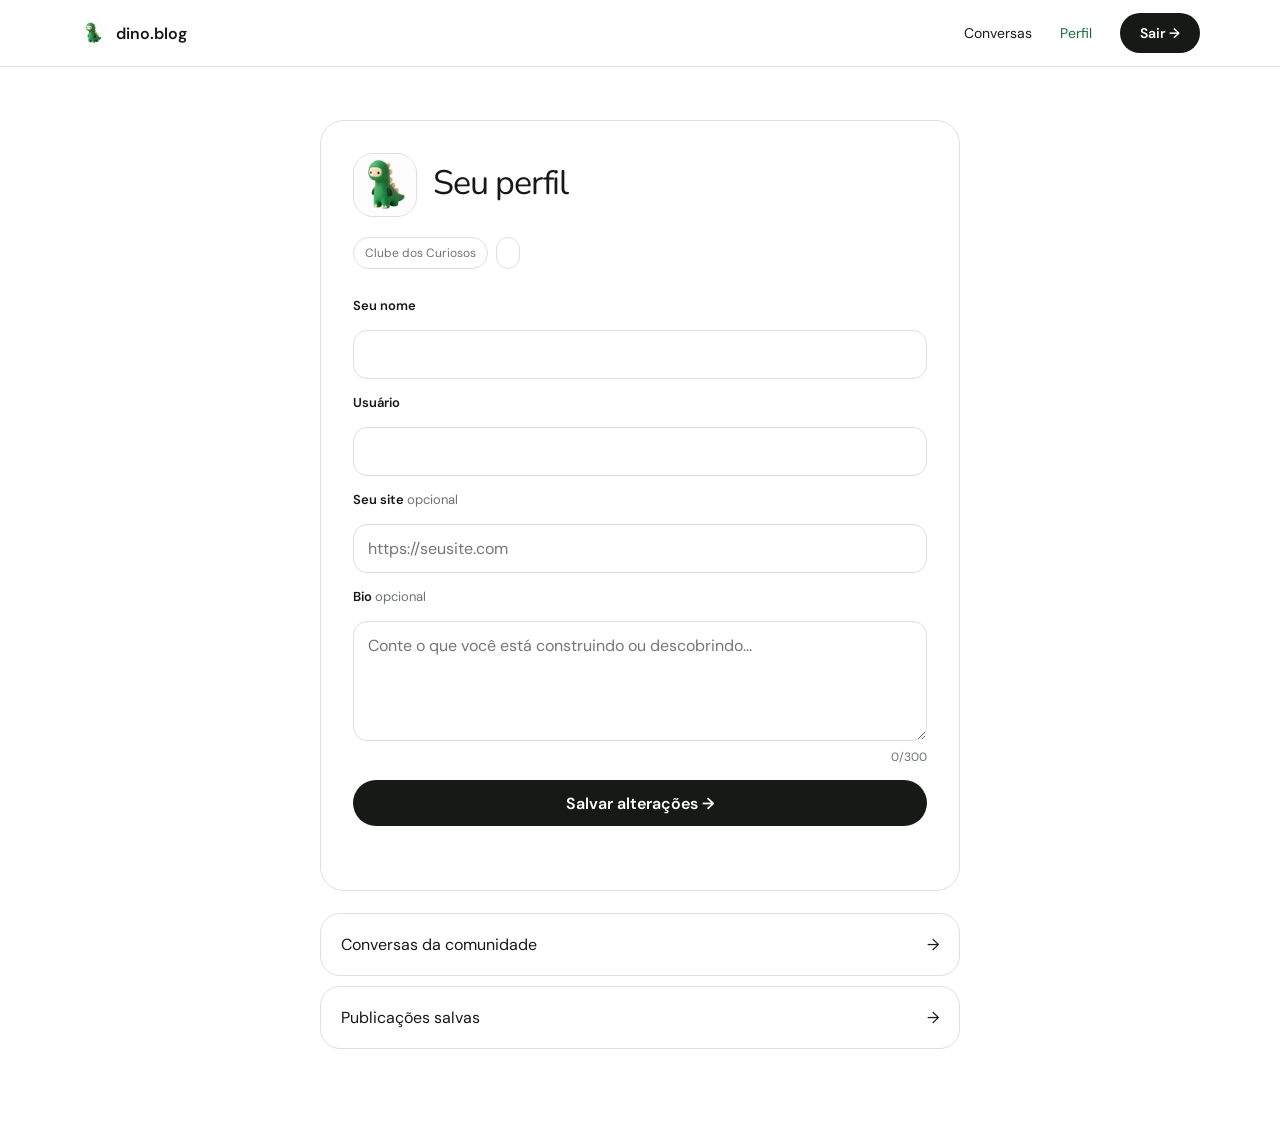
<file: profile.html>
﻿<!doctype html>
<html lang="pt-BR">
  <head>
    <meta charset="utf-8" />
    <meta name="viewport" content="width=device-width,initial-scale=1" />
    <meta name="description" content="Seu perfil no dino.blog." />
    <meta name="robots" content="noindex,nofollow" />
    <title>Perfil — Dino Blog</title>
    <link
      rel="icon"
      type="image/png"
      sizes="32x32"
      href="assets/favicon-dino-32.png"
    />
    <link
      rel="icon"
      type="image/png"
      sizes="512x512"
      href="assets/favicon-dino-512.png"
    />
    <link
      rel="apple-touch-icon"
      sizes="180x180"
      href="assets/favicon-dino-180.png"
    />
    <link rel="stylesheet" href="styles.css" />
  </head>
  <body>
    <header class="site-header inner-header">
      <nav class="nav" aria-label="Navegação principal">
        <a class="brand" href="/"
          ><img class="brand-mark" src="assets/dino-logo.png" alt="" /><span
            >dino.blog</span
          ></a
        >
        <div class="nav-links">
          <a href="/feed">Conversas</a
          ><a href="/profile" aria-current="page">Perfil</a
          ><button class="button" id="logout" type="button">Sair →</button>
        </div>
      </nav>
    </header>
    <main class="profile-page">
      <section class="profile-card">
        <div class="profile-heading">
          <img src="assets/dino-logo.png" alt="" class="profile-avatar" />
          <div>
            <h1 id="profile-name">Seu perfil</h1>
            <p id="profile-handle"></p>
          </div>
        </div>
        <div class="profile-tags">
          <span>Clube dos Curiosos</span><span id="member-since"></span>
        </div>
        <form id="profile-form">
          <div class="form-row">
            <label for="display-name">Seu nome</label
            ><input id="display-name" maxlength="60" required />
          </div>
          <div class="form-row">
            <label for="profile-username">Usuário</label
            ><input id="profile-username" disabled />
          </div>
          <div class="form-row">
            <label for="profile-site"
              >Seu site <span class="optional">opcional</span></label
            ><input
              id="profile-site"
              type="url"
              placeholder="https://seusite.com"
            />
          </div>
          <div class="form-row">
            <label for="profile-bio"
              >Bio <span class="optional">opcional</span></label
            ><textarea
              id="profile-bio"
              maxlength="300"
              placeholder="Conte o que você está construindo ou descobrindo..."
            ></textarea>
            <div class="bio-count"><span id="bio-count">0</span>/300</div>
          </div>
          <button class="button profile-save" type="submit">
            Salvar alterações →
          </button>
          <p class="auth-status" id="profile-status" role="status"></p>
        </form>
      </section>
      <section class="profile-links">
        <a href="/feed"><span>Conversas da comunidade</span><span>→</span></a
        ><a href="/feed"><span>Publicações salvas</span><span>→</span></a>
      </section>
    </main>
    <script type="module" src="profile.js"></script>
  </body>
</html>
</file>
<file: styles.css>
@import url("https://fonts.googleapis.com/css2?family=DM+Sans:wght@400;500;600&family=Nunito:wght@400&display=swap");

:root {
  --ink: #171917;
  --muted: #6f746f;
  --paper: #fff;
  --soft: #f2f3f0;
  --line: #dedfda;
  --green: #229b55;
  --green-dark: #176f3d;
  --mint: #dff3e5;
  --radius: 30px;
  --max: 1180px;
}
@view-transition {
  navigation: auto;
}
::view-transition-old(root) {
  animation: page-out 0.16s ease both;
}
::view-transition-new(root) {
  animation: page-enter 0.24s ease both;
}
@keyframes page-out {
  to {
    opacity: 0;
    transform: translateY(-3px);
  }
}
* {
  box-sizing: border-box;
}
html {
  scroll-behavior: smooth;
  overflow-x: clip;
}
body {
  margin: 0;
  overflow-x: clip;
  background: var(--paper);
  color: var(--ink);
  font-family: "DM Sans", sans-serif;
  -webkit-font-smoothing: antialiased;
  animation: page-enter 0.32s ease both;
}
@keyframes page-enter {
  from {
    opacity: 0;
    transform: translateY(4px);
  }
  to {
    opacity: 1;
    transform: none;
  }
}
a {
  color: inherit;
  text-decoration: none;
}
img {
  max-width: 100%;
  display: block;
}
button,
input,
textarea,
select {
  font: inherit;
}
.skip {
  position: absolute;
  left: -999px;
  top: 12px;
}
.skip:focus {
  left: 12px;
  z-index: 100;
  background: var(--ink);
  color: white;
  padding: 12px 18px;
  border-radius: 999px;
}
.site-header {
  position: fixed;
  z-index: 20;
  top: 18px;
  left: 0;
  right: 0;
}
.nav {
  width: min(calc(100% - 32px), 980px);
  height: 62px;
  margin: auto;
  padding: 7px 9px 7px 18px;
  display: flex;
  align-items: center;
  justify-content: space-between;
  border: 1px solid rgba(23, 25, 23, 0.12);
  border-radius: 999px;
  background: rgba(255, 255, 255, 0.86);
  box-shadow: 0 8px 30px rgba(23, 25, 23, 0.07);
  backdrop-filter: blur(18px);
}
.brand {
  display: flex;
  align-items: center;
  gap: 10px;
  font-weight: 600;
}
.brand-mark {
  width: 30px;
  height: 30px;
  border-radius: 50%;
  object-fit: cover;
}
.nav-links {
  display: flex;
  gap: 28px;
  align-items: center;
  font-size: 14px;
}
.nav-links a:not(.button):hover,
.nav-links a[aria-current="page"] {
  color: var(--green-dark);
}
.site-header.inner-header {
  top: 0;
  background: rgba(255, 255, 255, 0.95);
  border-bottom: 1px solid var(--line);
  backdrop-filter: blur(18px);
}
.inner-header .nav {
  width: min(calc(100% - 40px), 1120px);
  height: 66px;
  padding: 0;
  margin: auto;
  border: 0;
  border-radius: 0;
  background: transparent;
  box-shadow: none;
  backdrop-filter: none;
}
.inner-header .brand-mark {
  width: 26px;
  height: 26px;
}
.inner-header .button {
  min-height: 40px;
  padding-inline: 20px;
}
.button {
  display: inline-flex;
  min-height: 46px;
  align-items: center;
  justify-content: center;
  gap: 10px;
  padding: 0 22px;
  border: 0;
  border-radius: 999px;
  background: var(--ink);
  color: white;
  font-weight: 600;
  transition: 0.25s ease;
}
.button:hover {
  background: var(--green-dark);
  transform: translateY(-2px);
}
.button.secondary {
  background: var(--soft);
  color: var(--ink);
}
.button.secondary:hover {
  background: var(--mint);
}
a:focus-visible,
button:focus-visible {
  outline: 3px solid #98dcae;
  outline-offset: 3px;
}
.dino-button {
  position: relative;
  margin-top: 30px;
  padding-top: 28px;
  display: inline-flex;
}
.dino-button img {
  position: absolute;
  z-index: 2;
  top: -40px;
  right: 10px;
  width: 88px;
  height: 96px;
  object-fit: cover;
  object-position: 50% 18%;
  pointer-events: none;
  mix-blend-mode: multiply;
  -webkit-mask-image: radial-gradient(
    ellipse at 50% 50%,
    #000 32%,
    rgba(0, 0, 0, 0.95) 48%,
    transparent 74%
  );
  mask-image: radial-gradient(
    ellipse at 50% 50%,
    #000 32%,
    rgba(0, 0, 0, 0.95) 48%,
    transparent 74%
  );
}
.dino-button .button {
  min-width: 270px;
  min-height: 54px;
  padding: 7px 88px 0 24px;
}
.shell {
  width: min(calc(100% - 40px), var(--max));
  margin-inline: auto;
}
.eyebrow {
  text-transform: uppercase;
  letter-spacing: 0.13em;
  font-size: 12px;
  font-weight: 600;
  color: var(--green-dark);
}
h1,
h2,
h3 {
  font-family: "Nunito", sans-serif;
  font-weight: 400;
  letter-spacing: -0.035em;
  margin: 0;
  line-height: 0.96;
}
p {
  line-height: 1.65;
}
.hero {
  min-height: 100vh;
  padding: 130px 0 40px;
  display: grid;
  place-items: center;
}
.hero-copy {
  text-align: center;
  max-width: 900px;
  margin: 0 auto 40px;
}
.hero h1 {
  font-size: clamp(58px, 8vw, 112px);
  margin: 16px 0 22px;
}
.lede {
  max-width: 610px;
  margin: 0 auto;
  color: var(--muted);
  font-size: clamp(17px, 2vw, 20px);
}
.actions {
  display: flex;
  justify-content: center;
  gap: 10px;
  margin-top: 28px;
  flex-wrap: wrap;
}
.dino-stage {
  position: relative;
  min-height: 440px;
  overflow: hidden;
  border-radius: 44px;
  background:
    radial-gradient(
      circle at 50% 68%,
      rgba(80, 200, 120, 0.34),
      transparent 33%
    ),
    linear-gradient(135deg, #f3f4f1 10%, #fff 55%, #e8f4eb);
  display: grid;
  place-items: center;
}
.dino-stage:before,
.dino-stage:after {
  content: "";
  position: absolute;
  width: 52%;
  height: 80px;
  border: 2px solid rgba(34, 155, 85, 0.22);
  border-radius: 50%;
  filter: blur(0.2px);
  transform: rotate(-7deg);
}
.dino-stage:after {
  width: 78%;
  transform: rotate(8deg);
}
.dino {
  position: relative;
  z-index: 1;
  width: min(460px, 72vw);
  mix-blend-mode: multiply;
  filter: drop-shadow(0 22px 28px rgba(22, 70, 40, 0.12));
  animation: float 5s ease-in-out infinite;
}
.hero-panorama {
  min-height: 0;
  aspect-ratio: 1984/793;
  background: #f8f4e9;
}
.hero-panorama:before,
.hero-panorama:after {
  display: none;
}
.hero-panorama img {
  width: 100%;
  height: 100%;
  object-fit: cover;
  object-position: center;
}
.section {
  padding: 140px 0;
}
.section-head {
  display: flex;
  align-items: end;
  justify-content: space-between;
  gap: 30px;
  margin-bottom: 44px;
}
.section h2 {
  font-size: clamp(44px, 6vw, 76px);
}
.section-note {
  color: var(--muted);
  max-width: 330px;
}
.posts {
  display: grid;
  grid-template-columns: 1.45fr 1fr 1fr;
  gap: 18px;
}
.card {
  min-height: 420px;
  padding: 28px;
  display: flex;
  flex-direction: column;
  justify-content: space-between;
  border: 1px solid var(--line);
  border-radius: var(--radius);
  background: var(--soft);
  transition: 0.3s ease;
}
.card:first-child {
  background: var(--mint);
}
.card:hover {
  transform: translateY(-5px);
  box-shadow: 0 20px 44px rgba(23, 25, 23, 0.08);
}
.card-meta {
  display: flex;
  justify-content: space-between;
  color: var(--muted);
  font-size: 13px;
}
.tag {
  display: inline-flex;
  padding: 7px 11px;
  border: 1px solid rgba(23, 25, 23, 0.13);
  border-radius: 999px;
  font-size: 12px;
}
.card h3 {
  font-size: clamp(30px, 3vw, 44px);
  margin: 24px 0 14px;
}
.card p {
  color: #545954;
}
.card-arrow {
  font-size: 24px;
}
.manifesto {
  background: var(--ink);
  color: white;
  border-radius: 44px;
  padding: clamp(40px, 7vw, 90px);
  display: grid;
  grid-template-columns: 1.2fr 0.8fr;
  gap: 70px;
  align-items: end;
}
.manifesto h2 {
  font-size: clamp(48px, 7vw, 92px);
}
.manifesto p {
  color: #bfc4bf;
  font-size: 18px;
}
.footer {
  padding: 36px 0 44px;
}
.footer-row {
  border-top: 1px solid var(--line);
  padding-top: 26px;
  display: flex;
  justify-content: space-between;
  color: var(--muted);
  font-size: 13px;
}
.page-hero {
  padding: 170px 0 90px;
}
.page-hero h1 {
  font-size: clamp(56px, 8vw, 108px);
  max-width: 980px;
}
.page-hero .lede {
  margin: 28px 0 0;
}
.about-grid {
  display: grid;
  grid-template-columns: 1fr 1fr;
  gap: 20px;
  align-items: stretch;
}
.about-copy {
  padding: clamp(34px, 6vw, 76px);
  background: var(--soft);
  border-radius: var(--radius);
}
.about-copy h2 {
  font-size: clamp(42px, 5vw, 70px);
}
.about-copy p {
  font-size: 18px;
  color: var(--muted);
}
.about-visual {
  border-radius: var(--radius);
  overflow: hidden;
  background: var(--mint);
}
.about-visual img {
  width: 100%;
  height: 100%;
  object-fit: cover;
  mix-blend-mode: multiply;
}
.principles {
  display: grid;
  grid-template-columns: repeat(3, 1fr);
  gap: 18px;
}
.principle {
  padding: 30px;
  border-top: 1px solid var(--ink);
}
.principle b {
  font-family: "Nunito", sans-serif;
  font-size: 34px;
  font-weight: 400;
}
.principle p {
  color: var(--muted);
}
.article {
  width: min(calc(100% - 40px), 760px);
  margin: auto;
  padding: 160px 0 100px;
}
.back {
  display: inline-block;
  color: var(--muted);
  margin-bottom: 55px;
}
.article h1 {
  font-size: clamp(52px, 8vw, 88px);
}
.article-meta {
  display: flex;
  gap: 18px;
  flex-wrap: wrap;
  color: var(--muted);
  font-size: 14px;
  margin: 28px 0 50px;
}
.article-visual {
  margin: 0 -120px 60px;
  border-radius: 36px;
  overflow: hidden;
  background: var(--soft);
  max-height: 620px;
}
.article-visual img {
  width: 100%;
  height: 100%;
  object-fit: cover;
  mix-blend-mode: multiply;
}
.prose {
  font-size: 18px;
}
.prose h2 {
  font-size: 42px;
  margin: 70px 0 20px;
}
.prose p {
  color: #3f443f;
}
.prose blockquote {
  margin: 44px 0;
  padding: 4px 0 4px 24px;
  border-left: 3px solid var(--green);
  font-family: "Nunito", sans-serif;
  font-size: 30px;
  color: var(--green-dark);
}
.error {
  min-height: 100vh;
  padding: 130px 20px 40px;
  display: grid;
  place-items: center;
  text-align: center;
}
.error-box {
  width: min(100%, 960px);
  padding: 45px;
  border-radius: 44px;
  background:
    radial-gradient(
      circle at 50% 55%,
      rgba(80, 200, 120, 0.3),
      transparent 34%
    ),
    var(--soft);
}
.error img {
  width: min(360px, 70vw);
  margin: auto;
  mix-blend-mode: multiply;
}
.error h1 {
  font-size: clamp(64px, 10vw, 130px);
}
.error p {
  color: var(--muted);
}
.community-hero {
  padding: 170px 0 54px;
  text-align: center;
}
.community-hero h1 {
  font-size: clamp(48px, 6vw, 78px);
  margin: 0 auto 18px;
  max-width: 880px;
}
.community-hero .lede {
  max-width: 620px;
}
.idea-tools {
  width: min(100%, 720px);
  margin: 34px auto 0;
}
.idea-search {
  width: 100%;
  height: 58px;
  padding: 0 24px;
  border: 1px solid var(--line);
  border-radius: 999px;
  background: white;
  color: var(--ink);
  outline: none;
}
.idea-search:focus {
  border-color: var(--green);
  box-shadow: 0 0 0 4px var(--mint);
}
.filters {
  display: flex;
  justify-content: center;
  gap: 8px;
  flex-wrap: wrap;
  margin-top: 14px;
}
.filter {
  padding: 9px 16px;
  border: 1px solid var(--line);
  border-radius: 999px;
  background: white;
  color: var(--ink);
  cursor: pointer;
}
.filter:hover {
  border-color: #a8aaa5;
}
.filter.active {
  background: var(--ink);
  color: white;
  border-color: var(--ink);
}
.rooms-wrap {
  width: min(calc(100% - 40px), 920px);
  margin: auto;
  padding: 28px 0 140px;
}
.rooms-head {
  display: flex;
  justify-content: space-between;
  align-items: end;
  padding-bottom: 20px;
  border-bottom: 1px solid var(--line);
}
.rooms-head h2 {
  font-size: 30px;
}
.rooms-head span {
  color: var(--muted);
  font-size: 13px;
}
.rooms {
  display: grid;
  grid-template-columns: 1fr 1fr;
  gap: 14px;
  padding-top: 14px;
}
.room {
  min-height: 270px;
  padding: 24px;
  display: flex;
  flex-direction: column;
  border: 1px solid var(--line);
  border-radius: 24px;
  background: white;
  transition: 0.25s ease;
}
.room:hover {
  border-color: #a8aaa5;
  transform: translateY(-2px);
}
.room[hidden] {
  display: none;
}
.room:nth-child(2),
.room:nth-child(3) {
  background: white;
}
.room-top {
  display: flex;
  justify-content: space-between;
  align-items: center;
}
.room-topic {
  padding: 7px 11px;
  border-radius: 999px;
  background: var(--soft);
  color: #4c514c;
  font-size: 12px;
}
.room-count {
  color: var(--muted);
  font-size: 12px;
}
.room h3 {
  font-size: 30px;
  line-height: 1.06;
  margin: 34px 0 12px;
}
.room p {
  color: var(--muted);
  margin: 0;
}
.room-footer {
  margin-top: auto;
  padding-top: 24px;
  display: flex;
  justify-content: space-between;
  align-items: center;
  font-size: 13px;
}
.room-link {
  font-weight: 600;
}
.room-link:hover {
  color: var(--green-dark);
}
.empty-state {
  display: none;
  padding: 70px 20px;
  text-align: center;
  color: var(--muted);
}
.empty-state.visible {
  display: block;
}
@keyframes float {
  50% {
    transform: translateY(-12px);
  }
}
@media (prefers-reduced-motion: reduce) {
  * {
    scroll-behavior: auto !important;
  }
  .dino,
  body,
  ::view-transition-old(root),
  ::view-transition-new(root) {
    animation: none;
  }
  .button,
  .card {
    transition: none;
  }
}
@media (max-width: 800px) {
  .nav-links > a:not(.button) {
    display: none;
  }
  .hero {
    padding-top: 120px;
  }
  .hero-copy {
    text-align: left;
  }
  .hero h1 {
    font-size: 58px;
  }
  .lede {
    margin-left: 0;
  }
  .actions {
    justify-content: flex-start;
  }
  .dino-stage {
    min-height: 350px;
    border-radius: 28px;
  }
  .hero-panorama {
    min-height: 330px;
    aspect-ratio: auto;
  }
  .hero-panorama img {
    object-position: 50% center;
  }
  .section {
    padding: 90px 0;
  }
  .section-head {
    align-items: start;
    flex-direction: column;
  }
  .posts,
  .about-grid,
  .principles,
  .manifesto,
  .rooms {
    grid-template-columns: 1fr;
  }
  .card {
    min-height: 350px;
  }
  .manifesto {
    gap: 25px;
    border-radius: 28px;
  }
  .page-hero {
    padding-top: 150px;
  }
  .article-visual {
    margin: 0 0 50px;
  }
  .community-hero {
    text-align: left;
    padding: 135px 0 42px;
  }
  .community-hero h1 {
    font-size: 44px;
  }
  .community-hero .lede {
    margin-left: 0;
  }
  .filters {
    justify-content: flex-start;
  }
  .dino-button {
    margin-top: 24px;
  }
  .rooms-wrap {
    width: calc(100% - 28px);
    padding-bottom: 90px;
  }
  .rooms-head {
    align-items: start;
    gap: 8px;
    flex-direction: column;
  }
  .room {
    min-height: 250px;
  }
  .footer-row {
    gap: 14px;
    flex-direction: column;
  }
}
@media (max-width: 480px) {
  .shell {
    width: min(calc(100% - 28px), var(--max));
  }
  .site-header {
    top: 10px;
  }
  .site-header.inner-header {
    top: 0;
  }
  .nav {
    width: calc(100% - 20px);
  }
  .inner-header .nav {
    width: calc(100% - 28px);
  }
  .brand span {
    display: none;
  }
  .nav .button {
    min-height: 42px;
    padding: 0 16px;
  }
  .hero h1 {
    font-size: 50px;
  }
  .dino-stage {
    min-height: 300px;
  }
  .error-box {
    padding: 30px 18px;
  }
}

/* Club landing and community feed */
.club-intro {
  padding: 155px 0 110px;
}
.club-copy {
  text-align: center;
  max-width: 820px;
  margin: 0 auto 42px;
}
.club-copy h1 {
  font-size: clamp(52px, 7vw, 88px);
  margin-bottom: 18px;
}
.club-banner {
  position: relative;
  aspect-ratio: 2.5/1;
  min-height: 390px;
  overflow: hidden;
  border-radius: 34px;
  background: linear-gradient(135deg, #f8f3e8, #eef4e7);
}
.club-banner > img {
  width: 100%;
  height: 100%;
  object-fit: cover;
  object-position: center;
  mix-blend-mode: multiply;
}
.club-panel {
  position: absolute;
  left: 24px;
  right: 24px;
  bottom: 24px;
  padding: 20px 22px;
  display: flex;
  justify-content: space-between;
  align-items: center;
  gap: 22px;
  border: 1px solid rgba(255, 255, 255, 0.8);
  border-radius: 22px;
  background: rgba(255, 255, 255, 0.84);
  backdrop-filter: blur(18px);
}
.club-panel h2 {
  font-size: 30px;
}
.club-panel p {
  margin: 5px 0 0;
  color: var(--muted);
}
.feed-page {
  padding: 140px 0 100px;
}
.feed-shell {
  width: min(calc(100% - 40px), 980px);
  margin: auto;
}
.feed-top {
  display: flex;
  justify-content: space-between;
  align-items: end;
  gap: 20px;
  margin-bottom: 28px;
}
.feed-top h1 {
  font-size: clamp(48px, 6vw, 72px);
}
.feed-grid {
  display: grid;
  grid-template-columns: minmax(0, 1fr) 270px;
  gap: 22px;
  align-items: start;
}
.composer,
.feed-card,
.feed-aside {
  border: 1px solid var(--line);
  border-radius: 24px;
  background: white;
}
.composer {
  padding: 20px;
  margin-bottom: 14px;
}
.composer-trigger {
  width: 100%;
  min-height: 52px;
  padding: 0 18px;
  display: flex;
  align-items: center;
  gap: 12px;
  border: 1px solid var(--line);
  border-radius: 999px;
  background: var(--soft);
  color: var(--muted);
  cursor: pointer;
  text-align: left;
}
.composer-avatar {
  width: 34px;
  height: 34px;
  border-radius: 50%;
  object-fit: cover;
}
.composer-form {
  display: none;
  padding-top: 20px;
}
.composer-form.open {
  display: block;
}
.composer-form h2 {
  font-size: 30px;
  margin-bottom: 20px;
}
.form-row {
  display: grid;
  gap: 8px;
  margin-bottom: 15px;
}
.form-row label {
  font-size: 13px;
  font-weight: 600;
}
.form-row input,
.form-row textarea,
.form-row select {
  width: 100%;
  padding: 13px 14px;
  border: 1px solid var(--line);
  border-radius: 14px;
  background: white;
  outline: none;
}
.form-row textarea {
  min-height: 110px;
  resize: vertical;
}
.form-row input:focus,
.form-row textarea:focus,
.form-row select:focus {
  border-color: var(--green);
  box-shadow: 0 0 0 3px var(--mint);
}
.form-actions {
  display: flex;
  justify-content: flex-end;
  gap: 8px;
}
.feed-status {
  min-height: 20px;
  color: var(--green-dark);
  font-size: 13px;
}
.feed-list {
  display: grid;
  gap: 14px;
}
.feed-card {
  padding: 22px;
}
.feed-card h2 {
  font-size: 28px;
  line-height: 1.08;
  margin: 24px 0 10px;
  overflow-wrap: anywhere;
}
.feed-card p {
  color: var(--muted);
}
.feed-card-footer {
  display: flex;
  justify-content: space-between;
  gap: 14px;
  align-items: center;
  margin-top: 22px;
  padding-top: 16px;
  border-top: 1px solid var(--line);
  font-size: 13px;
}
.feed-aside {
  position: sticky;
  top: 100px;
  padding: 22px;
}
.feed-aside h2 {
  font-size: 26px;
}
.feed-aside p,
.feed-aside li {
  color: var(--muted);
  font-size: 14px;
}
.feed-aside ul {
  padding-left: 18px;
}
.local-note {
  margin-top: 18px;
  padding-top: 16px;
  border-top: 1px solid var(--line);
  font-size: 12px !important;
}
@media (max-width: 800px) {
  .club-intro {
    padding: 125px 0 80px;
  }
  .club-copy {
    text-align: left;
  }
  .club-banner {
    aspect-ratio: auto;
    min-height: 420px;
    border-radius: 26px;
  }
  .club-banner > img {
    object-position: center;
  }
  .club-panel {
    left: 12px;
    right: 12px;
    bottom: 12px;
    align-items: stretch;
    flex-direction: column;
  }
  .club-panel .button {
    width: 100%;
  }
  .feed-page {
    padding-top: 120px;
  }
  .feed-top {
    align-items: start;
    flex-direction: column;
  }
  .feed-grid {
    grid-template-columns: 1fr;
  }
  .feed-aside {
    position: static;
  }
  .feed-card-footer {
    align-items: flex-start;
    flex-direction: column;
  }
}

/* Conversas community components */
.feed-shell {
  width: min(calc(100% - 40px), 1120px);
}
.feed-main {
  min-width: 0;
}
.feed-top .button {
  flex: none;
}
.composer-trigger {
  margin-bottom: 14px;
  background: white;
}
.category-filters {
  display: flex;
  gap: 8px;
  flex-wrap: wrap;
  margin: 0 0 18px;
}
.filter-pill,
.category-option span {
  min-height: 38px;
  padding: 0 15px;
  display: inline-flex;
  align-items: center;
  justify-content: center;
  border: 1px solid var(--line);
  border-radius: 999px;
  background: white;
  color: var(--ink);
  cursor: pointer;
  white-space: nowrap;
}
.filter-pill.active,
.category-option input:checked + span {
  background: var(--ink);
  border-color: var(--ink);
  color: white;
}
.feed-empty {
  padding: 65px 20px;
  text-align: center;
  border: 1px dashed var(--line);
  border-radius: 24px;
  color: var(--muted);
}
.feed-empty .button {
  margin-top: 10px;
}
.conversation-card {
  padding: 22px;
  border: 1px solid var(--line);
  border-radius: 24px;
  background: white;
  box-shadow: 0 8px 24px rgba(23, 25, 23, 0.035);
}
.conversation-card h2 {
  font-size: 28px;
  line-height: 1.08;
  margin: 22px 0 10px;
}
.conversation-description {
  color: var(--muted);
  white-space: pre-wrap;
}
.conversation-head {
  display: flex;
  align-items: flex-start;
  gap: 12px;
}
.conversation-author {
  display: flex;
  align-items: center;
  gap: 10px;
  margin-right: auto;
}
.conversation-author > div {
  display: grid;
  gap: 2px;
}
.conversation-author strong {
  font-size: 14px;
}
.conversation-author span,
.comment-meta span {
  font-size: 12px;
  color: var(--muted);
}
.conversation-avatar {
  width: 38px;
  height: 38px;
  border-radius: 50%;
  object-fit: cover;
  border: 1px solid var(--line);
}
.conversation-avatar.small {
  width: 30px;
  height: 30px;
}
.conversation-badges {
  display: flex;
  gap: 6px;
  flex-wrap: wrap;
  justify-content: flex-end;
}
.pin-badge,
.category-badge {
  padding: 6px 10px;
  border-radius: 999px;
  background: var(--soft);
  font-size: 12px;
}
.pin-badge {
  background: var(--mint);
  color: var(--green-dark);
}
.owner-actions {
  display: flex;
  gap: 4px;
}
.text-button {
  padding: 5px;
  border: 0;
  background: none;
  color: var(--muted);
  cursor: pointer;
}
.text-button:hover {
  color: var(--ink);
}
.conversation-link {
  display: block;
  margin-top: 16px;
  padding: 12px 14px;
  overflow: hidden;
  text-overflow: ellipsis;
  border-radius: 12px;
  background: var(--mint);
  color: var(--green-dark);
  white-space: nowrap;
}
.conversation-meta {
  margin-top: 20px;
  color: var(--muted);
  font-size: 13px;
}
.conversation-actions {
  display: grid;
  grid-template-columns: repeat(3, 1fr);
  gap: 8px;
  margin-top: 14px;
  padding-top: 14px;
  border-top: 1px solid var(--line);
}
.card-action {
  min-height: 40px;
  border: 1px solid var(--line);
  border-radius: 999px;
  background: white;
  cursor: pointer;
}
.card-action:hover {
  background: var(--soft);
}
.card-action.active {
  background: var(--mint);
  border-color: #b8ddc4;
  color: var(--green-dark);
}
.comments {
  margin-top: 16px;
  padding-top: 16px;
  border-top: 1px solid var(--line);
}
.comment-list {
  display: grid;
  gap: 14px;
}
.comment {
  display: flex;
  gap: 10px;
}
.comment p {
  margin: 4px 0 0;
  font-size: 14px;
}
.comment-meta {
  display: flex;
  gap: 8px;
  align-items: center;
}
.comment-empty {
  color: var(--muted);
  font-size: 14px;
}
.comment-form {
  display: flex;
  gap: 8px;
  margin-top: 16px;
}
.comment-form textarea {
  min-height: 44px;
  max-height: 120px;
  flex: 1;
  padding: 11px 13px;
  resize: vertical;
  border: 1px solid var(--line);
  border-radius: 14px;
}
.community-stats {
  display: grid;
  grid-template-columns: repeat(3, 1fr);
  gap: 8px;
  margin: 20px 0;
  padding: 18px 0;
  border-block: 1px solid var(--line);
}
.community-stats div {
  display: grid;
  gap: 3px;
  text-align: center;
}
.community-stats strong {
  font-family: "Nunito", sans-serif;
  font-size: 24px;
}
.community-stats span {
  font-size: 11px;
  color: var(--muted);
}
.community-rules {
  padding-left: 18px;
}
.community-rules li {
  margin: 7px 0;
}
.community-rules li::marker {
  color: var(--green);
}
.conversation-modal,
.confirm-dialog {
  width: min(620px, calc(100% - 32px));
  max-height: calc(100dvh - 32px);
  padding: 0;
  overflow: auto;
  border: 1px solid var(--line);
  border-radius: 24px;
  background: white;
  box-shadow: 0 30px 80px rgba(23, 25, 23, 0.18);
}
.conversation-modal::backdrop,
.confirm-dialog::backdrop {
  background: rgba(23, 25, 23, 0.3);
  backdrop-filter: blur(3px);
}
.conversation-modal form {
  padding: 24px;
}
.modal-head {
  display: flex;
  justify-content: space-between;
  align-items: center;
  margin-bottom: 22px;
}
.modal-head h2,
.confirm-dialog h2 {
  font-size: 32px;
}
.icon-button {
  width: 40px;
  height: 40px;
  border: 1px solid var(--line);
  border-radius: 50%;
  background: white;
  font-size: 24px;
  cursor: pointer;
}
.category-picker {
  padding: 0;
  margin: 0 0 18px;
  border: 0;
}
.category-picker legend,
.form-row label {
  margin-bottom: 8px;
  font-size: 13px;
  font-weight: 600;
}
.category-picker > div {
  display: flex;
  gap: 8px;
  flex-wrap: wrap;
}
.category-option input {
  position: absolute;
  opacity: 0;
  pointer-events: none;
}
.category-option input:focus-visible + span {
  outline: 3px solid #98dcae;
  outline-offset: 2px;
}
.optional {
  font-weight: 400;
  color: var(--muted);
}
.field-error {
  min-height: 17px;
  margin: 4px 0 0;
  color: #a33232;
  font-size: 12px;
}
.form-row [aria-invalid="true"] {
  border-color: #a33232;
}
.modal-actions {
  display: flex;
  justify-content: flex-end;
  gap: 8px;
  margin-top: 10px;
}
.button.danger {
  background: #34201f;
}
.confirm-dialog {
  padding: 24px;
}
.toast {
  position: fixed;
  z-index: 50;
  left: 50%;
  bottom: 24px;
  padding: 12px 18px;
  transform: translate(-50%, 30px);
  border-radius: 999px;
  background: var(--ink);
  color: white;
  opacity: 0;
  pointer-events: none;
  transition: 0.25s;
}
.toast.show {
  transform: translate(-50%, 0);
  opacity: 1;
}
@media (max-width: 800px) {
  .feed-top .button {
    width: 100%;
  }
  .category-filters {
    margin-inline: -14px;
    padding: 0 14px 5px;
    flex-wrap: nowrap;
    overflow-x: auto;
    scrollbar-width: none;
  }
  .category-filters::-webkit-scrollbar {
    display: none;
  }
  .conversation-head {
    flex-wrap: wrap;
  }
  .conversation-badges {
    order: 3;
    width: 100%;
    justify-content: flex-start;
  }
  .owner-actions {
    margin-left: auto;
  }
  .conversation-card {
    padding: 18px;
  }
  .conversation-actions {
    gap: 5px;
  }
  .card-action {
    font-size: 13px;
  }
  .comment-form {
    align-items: flex-end;
    flex-direction: column;
  }
  .comment-form textarea,
  .comment-form .button {
    width: 100%;
  }
  .conversation-modal,
  .confirm-dialog {
    width: calc(100% - 20px);
    max-height: calc(100dvh - 20px);
    border-radius: 20px;
  }
  .conversation-modal form,
  .confirm-dialog {
    padding: 18px;
  }
  .modal-actions {
    position: sticky;
    bottom: -18px;
    padding: 12px 0 18px;
    background: white;
  }
}

/* Conversation refinements */
.feed-page {
  padding-top: 96px;
}
.conversation-modal form {
  position: relative;
}
.modal-head {
  padding-right: 46px;
}
.modal-head .icon-button {
  position: absolute;
  top: 18px;
  right: 18px;
}
.comment-meta {
  width: 100%;
}
.comment-delete {
  margin-left: auto;
  padding: 2px 0;
  border: 0;
  background: none;
  color: var(--muted);
  font-size: 12px;
  cursor: pointer;
}
.comment-delete:hover {
  color: var(--ink);
  text-decoration: underline;
}
@media (max-width: 800px) {
  .feed-page {
    padding-top: 92px;
  }
  .modal-head .icon-button {
    top: 12px;
    right: 12px;
  }
}

/* Simplified feed controls */
.category-filters {
  flex-wrap: nowrap;
  overflow-x: auto;
  padding-bottom: 5px;
  scrollbar-width: none;
}
.category-filters::-webkit-scrollbar {
  display: none;
}
.filter-pill {
  flex: none;
  padding-inline: 14px;
}
.conversation-meta {
  display: flex;
  align-items: center;
  justify-content: space-between;
  padding: 14px 0;
  border-bottom: 1px solid var(--line);
}
.bookmark-button {
  width: 38px;
  height: 38px;
  display: grid;
  place-items: center;
  border: 1px solid var(--line);
  border-radius: 50%;
  background: white;
  color: var(--muted);
  font-size: 21px;
  line-height: 1;
  cursor: pointer;
}
.bookmark-button:hover {
  background: var(--soft);
  color: var(--ink);
}
.bookmark-button.active {
  background: var(--mint);
  border-color: #b8ddc4;
  color: var(--green-dark);
}
.comments {
  margin-top: 0;
  border-top: 0;
}
.comment-form {
  margin-top: 14px;
}
.comment-form textarea {
  resize: none;
}

/* Local access and profile */
.auth-body {
  min-height: 100vh;
  background: linear-gradient(180deg, #fff 0 62%, #f4f5f2 100%);
}
.auth-back {
  position: fixed;
  top: 28px;
  left: max(24px, calc(50% - 560px));
  color: var(--muted);
}
.auth-page {
  min-height: 100vh;
  padding: 90px 20px;
  display: grid;
  place-items: center;
}
.auth-card {
  width: min(100%, 450px);
  padding: 30px;
  border: 1px solid var(--line);
  border-radius: 24px;
  background: white;
  box-shadow: 0 18px 50px rgba(23, 25, 23, 0.06);
}
.auth-logo {
  width: 50px;
  height: 50px;
  margin-bottom: 20px;
  border-radius: 50%;
  object-fit: cover;
}
.auth-card h1 {
  font-size: 36px;
}
.auth-card > p {
  color: var(--muted);
}
.auth-submit,
.profile-save {
  width: 100%;
}
.auth-status {
  min-height: 20px;
  margin: 12px 0 0;
  color: var(--green-dark);
  font-size: 13px;
}
.auth-card .auth-status[role="alert"] {
  color: #a33232;
}
.auth-note {
  margin: 18px 0 0 !important;
  padding-top: 16px;
  border-top: 1px solid var(--line);
  font-size: 12px;
}
.profile-page {
  width: min(calc(100% - 40px), 640px);
  margin: auto;
  padding: 120px 0 90px;
}
.profile-card {
  padding: 32px;
  border: 1px solid var(--line);
  border-radius: 24px;
  background: white;
}
.profile-heading {
  display: flex;
  align-items: center;
  gap: 16px;
}
.profile-avatar {
  width: 64px;
  height: 64px;
  border: 1px solid var(--line);
  border-radius: 20px;
  object-fit: cover;
}
.profile-heading h1 {
  font-size: 34px;
}
.profile-heading p {
  margin: 4px 0 0;
  color: var(--muted);
}
.profile-tags {
  display: flex;
  gap: 8px;
  margin: 20px 0 28px;
}
.profile-tags span {
  padding: 7px 11px;
  border: 1px solid var(--line);
  border-radius: 999px;
  color: var(--muted);
  font-size: 12px;
}
.profile-card textarea {
  min-height: 120px;
}
.bio-count {
  text-align: right;
  color: var(--muted);
  font-size: 12px;
}
.profile-links {
  display: grid;
  gap: 10px;
  margin-top: 22px;
}
.profile-links a {
  padding: 20px;
  display: flex;
  justify-content: space-between;
  border: 1px solid var(--line);
  border-radius: 20px;
  background: white;
}
.profile-links a:hover {
  background: var(--soft);
}
@media (max-width: 600px) {
  .auth-back {
    top: 18px;
    left: 18px;
  }
  .auth-card,
  .profile-card {
    padding: 22px;
  }
  .profile-page {
    width: calc(100% - 28px);
    padding-top: 100px;
  }
  .profile-heading h1 {
    font-size: 29px;
  }
}

/* Login action spacing */
.auth-submit + .auth-submit {
  margin-top: 10px;
}
.auth-submit.secondary {
  border: 1px solid var(--line);
  background: white;
}
.auth-submit.secondary:hover {
  border-color: #b7bab4;
  background: var(--soft);
}

/* Passwordless access atmosphere */
.otp-auth {
  position: relative;
  isolation: isolate;
  overflow: hidden;
}
.otp-auth::after {
  content: "";
  position: fixed;
  z-index: -1;
  left: 0;
  right: 0;
  bottom: 0;
  height: 42vh;
  background-image: radial-gradient(circle, #171917 1px, transparent 1.25px);
  background-size: 7px 7px;
  opacity: 0.34;
  -webkit-mask-image: linear-gradient(
    to bottom,
    transparent 0,
    #000 48%,
    #000 100%
  );
  mask-image: linear-gradient(to bottom, transparent 0, #000 48%, #000 100%);
}
.otp-auth .auth-page,
.otp-auth .auth-back {
  position: relative;
  z-index: 1;
}
.otp-code-row input {
  text-align: center;
  font-size: 22px;
  letter-spacing: 0.25em;
}

/* Google authentication */
.google-auth {
  text-align: left;
}
.google-button {
  width: 100%;
  min-height: 54px;
  margin-top: 24px;
  padding: 0 20px;
  display: flex;
  align-items: center;
  justify-content: center;
  gap: 12px;
  border: 1px solid var(--line);
  border-radius: 999px;
  background: white;
  color: var(--ink);
  font-weight: 600;
  cursor: pointer;
  transition: 0.2s;
}
.google-button:hover {
  background: var(--soft);
  border-color: #b7bab4;
}
.google-button:disabled {
  opacity: 0.65;
  cursor: wait;
}
.google-mark {
  width: 28px;
  height: 28px;
  display: grid;
  place-items: center;
  border-radius: 50%;
  background: conic-gradient(
    from -45deg,
    #4285f4 0 25%,
    #34a853 0 50%,
    #fbbc05 0 75%,
    #ea4335 0
  );
  color: white;
  font-weight: 700;
  font-family: Arial, sans-serif;
}
.login-terms {
  margin-top: 20px !important;
  padding-top: 16px;
  border-top: 1px solid var(--line);
  font-size: 12px !important;
}
.auth-back {
  position: fixed !important;
  z-index: 20 !important;
  pointer-events: auto;
}
.auth-back button {
  padding: 8px 10px;
  border: 0;
  background: transparent;
  color: var(--muted);
  font: inherit;
  cursor: pointer;
}
.auth-back button:hover {
  color: var(--ink);
}
.email-auth form {
  margin-top: 24px;
}
.email-auth label {
  display: block;
  margin-bottom: 8px;
  font-size: 13px;
  font-weight: 600;
}
.email-auth input {
  width: 100%;
  height: 54px;
  padding: 0 16px;
  border: 1px solid var(--line);
  border-radius: 16px;
  background: white;
  outline: none;
}
.email-auth input:focus {
  border-color: var(--green);
  box-shadow: 0 0 0 4px var(--mint);
}
.email-auth .auth-submit {
  margin-top: 12px;
}
.email-auth [hidden] {
  display: none;
}
.otp-input {
  text-align: center;
  font-size: 24px !important;
  font-weight: 600;
  letter-spacing: 0.28em;
}
.code-help {
  margin: 0 0 18px;
  color: var(--muted);
  font-size: 14px;
}
.code-help strong {
  color: var(--ink);
}
.otp-actions {
  display: flex;
  justify-content: space-between;
  margin-top: 14px;
}
.otp-actions button {
  padding: 4px 0;
  border: 0;
  background: transparent;
  color: var(--muted);
  font-size: 13px;
  cursor: pointer;
}
.otp-actions button:hover {
  color: var(--ink);
}
.otp-actions button:disabled {
  opacity: 0.5;
  cursor: wait;
}
.auth-status[data-error="true"] {
  color: #a33232;
}

/* Conversation modal: one scroll surface, fixed actions and visible feedback */
html:has(dialog[open]),
body:has(dialog[open]) {
  overflow: hidden;
}
.conversation-modal {
  overflow: hidden;
}
.conversation-modal form {
  display: grid;
  grid-template-rows: auto minmax(0, 1fr) auto;
  max-height: calc(100dvh - 32px);
  padding: 0;
}
.conversation-modal .modal-head {
  position: relative;
  margin: 0;
  padding: 24px 72px 18px 24px;
}
.conversation-modal .modal-body {
  min-height: 0;
  padding: 0 24px 8px;
  overflow-y: auto;
  overscroll-behavior: contain;
  scrollbar-gutter: stable;
  scrollbar-width: thin;
  scrollbar-color: #c8cbc6 transparent;
}
.conversation-modal .modal-body::-webkit-scrollbar {
  width: 8px;
}
.conversation-modal .modal-body::-webkit-scrollbar-track {
  background: transparent;
}
.conversation-modal .modal-body::-webkit-scrollbar-thumb {
  border: 2px solid white;
  border-radius: 999px;
  background: #c8cbc6;
}
.conversation-modal .modal-actions {
  position: static;
  margin: 0;
  padding: 16px 24px;
  display: flex;
  align-items: center;
  border-top: 1px solid var(--line);
  background: white;
}
.conversation-modal .modal-status {
  min-height: 18px;
  margin: 0 auto 0 0;
  color: var(--green-dark);
  font-size: 12px;
}
.conversation-modal .modal-status.error {
  color: #a33232;
}
.conversation-modal #post-description {
  min-height: 160px;
  overflow: hidden;
  resize: none;
}
.conversation-modal fieldset[aria-invalid="true"] {
  scroll-margin-top: 16px;
}
@media (max-width: 800px) {
  .conversation-modal form {
    max-height: calc(100dvh - 20px);
  }
  .conversation-modal .modal-head {
    padding: 20px 62px 14px 18px;
  }
  .conversation-modal .modal-body {
    padding: 0 18px 6px;
  }
  .conversation-modal .modal-actions {
    bottom: auto;
    padding: 12px 18px 18px;
    flex-wrap: wrap;
  }
  .conversation-modal .modal-status {
    width: 100%;
    margin-bottom: 2px;
  }
  .conversation-modal .modal-actions .button {
    flex: 1;
  }
}

/* Condensed editorial feed, inspired by publication timelines */
.visually-hidden {
  position: absolute;
  width: 1px;
  height: 1px;
  padding: 0;
  overflow: hidden;
  clip: rect(0, 0, 0, 0);
  white-space: nowrap;
  border: 0;
}
.feed-top {
  align-items: end;
  padding-bottom: 30px;
  border-bottom: 1px solid var(--line);
}
.feed-heading .eyebrow {
  color: var(--green-dark);
}
.feed-heading h1 {
  margin-top: 8px;
}
.feed-heading p {
  max-width: 520px;
  margin: 10px 0 0;
  color: var(--muted);
}
.feed-search {
  width: min(100%, 360px);
  height: 46px;
  padding: 0 10px 0 16px;
  display: flex;
  align-items: center;
  gap: 11px;
  border: 1px solid var(--line);
  border-radius: 999px;
  background: white;
  transition:
    border-color 0.2s ease,
    box-shadow 0.2s ease;
}
.feed-search:focus-within {
  border-color: var(--green);
  box-shadow: 0 0 0 4px var(--mint);
}
.feed-search input {
  min-width: 0;
  flex: 1;
  border: 0;
  outline: 0;
  background: transparent;
  color: var(--ink);
}
.feed-search input::-webkit-search-cancel-button {
  cursor: pointer;
}
.feed-search-icon {
  position: relative;
  width: 14px;
  height: 14px;
  flex: none;
  border: 1.5px solid var(--muted);
  border-radius: 50%;
}
.feed-search-icon::after {
  content: "";
  position: absolute;
  right: -4px;
  bottom: -2px;
  width: 5px;
  height: 1.5px;
  transform: rotate(45deg);
  border-radius: 2px;
  background: var(--muted);
}
.feed-search kbd {
  min-width: 24px;
  height: 24px;
  display: grid;
  place-items: center;
  border: 1px solid var(--line);
  border-radius: 7px;
  background: var(--soft);
  color: var(--muted);
  font: inherit;
  font-size: 12px;
}
.feed-discovery {
  margin-bottom: 18px;
}
.feed-section-label {
  display: block;
  margin-bottom: 10px;
  color: var(--green-dark);
  font-size: 13px;
  font-weight: 600;
}
.feed-discovery .category-filters {
  margin-bottom: 0;
}
.feed-grid {
  grid-template-columns: minmax(0, 760px) 270px;
  justify-content: space-between;
  gap: 34px;
}
.feed-list {
  gap: 0;
  border-top: 1px solid var(--line);
}
.conversation-card {
  padding: 24px 0;
  border: 0;
  border-bottom: 1px solid var(--line);
  border-radius: 0;
  background: transparent;
  box-shadow: none;
}
.conversation-card h2 {
  margin: 16px 0 8px;
  font-size: clamp(22px, 3vw, 27px);
  line-height: 1.16;
}
.conversation-description {
  margin: 0;
  max-width: 68ch;
  color: #4f554f;
  font-size: 15px;
  line-height: 1.55;
}
.conversation-description.collapsed {
  display: -webkit-box;
  overflow: hidden;
  -webkit-box-orient: vertical;
  -webkit-line-clamp: 5;
}
.conversation-description.collapsed.expanded {
  display: block;
  overflow: visible;
}
.expand-post {
  display: block;
  margin: 4px 0 0 auto;
  padding: 3px 0;
  border: 0;
  background: transparent;
  color: var(--muted);
  font-size: 13px;
  cursor: pointer;
}
.expand-post:hover {
  color: var(--ink);
}
.conversation-link {
  margin-top: 14px;
  padding: 12px 14px;
  display: flex;
  align-items: center;
  justify-content: space-between;
  gap: 18px;
  border: 1px solid var(--line);
  border-radius: 14px;
  background: var(--soft);
  color: var(--ink);
}
.conversation-link:hover {
  border-color: #b9bdb8;
  background: white;
}
.conversation-link-domain {
  min-width: 0;
  overflow: hidden;
  color: var(--muted);
  font-size: 13px;
  text-overflow: ellipsis;
  white-space: nowrap;
}
.conversation-link-label {
  flex: none;
  font-size: 13px;
  font-weight: 600;
}
.conversation-meta {
  margin-top: 12px;
  padding: 8px 0 4px;
  border-bottom: 0;
}
.bookmark-button {
  width: 34px;
  height: 34px;
  border-color: transparent;
  background: transparent;
}
.bookmark-button:hover {
  border-color: var(--line);
}
.comments {
  padding-top: 0;
}
.comment-list:empty {
  display: none;
}
.comment-form {
  margin-top: 6px;
  align-items: center;
}
.comment-form textarea {
  min-height: 42px;
  height: 42px;
  padding: 10px 13px;
  background: white;
}
.comment-form .button {
  min-height: 42px;
  padding-inline: 18px;
}
@media (max-width: 800px) {
  .feed-top {
    align-items: stretch;
    flex-direction: column;
  }
  .feed-search {
    width: 100%;
  }
  .feed-grid {
    display: grid;
    grid-template-columns: 1fr;
    gap: 24px;
  }
  .conversation-card {
    padding: 20px 0;
  }
  .conversation-badges {
    width: auto;
    margin-left: 48px;
  }
  .comment-form {
    flex-direction: row;
  }
  .comment-form textarea {
    width: auto;
  }
  .comment-form .button {
    width: auto;
  }
}

/* Community directory */
.community-directory {
  min-height: calc(100vh - 86px);
  padding: 132px 0 108px;
  background: radial-gradient(circle at 50% 10%, rgba(223, 243, 229, 0.55), transparent 28%), var(--paper);
}
.directory-shell { width: min(calc(100% - 40px), 1120px); margin-inline: auto; }
.directory-hero { max-width: 760px; margin: 0 auto; text-align: center; }
.directory-hero h1 {
  margin: 10px 0 3px;
  font-size: clamp(48px, 6vw, 72px);
  line-height: 0.98;
  letter-spacing: -0.055em;
}
.directory-create-link {
  padding: 8px 2px 4px;
  border: 0;
  border-bottom: 1px solid currentColor;
  background: transparent;
  color: var(--muted);
  cursor: pointer;
}
.directory-create-link:hover { color: var(--green-dark); }
.directory-search {
  position: relative;
  width: min(100%, 680px);
  height: 56px;
  margin: 38px auto 22px;
  display: flex;
  align-items: center;
  border: 1px solid var(--line);
  border-radius: 999px;
  background: rgba(255, 255, 255, 0.92);
  transition: border-color 0.2s ease, box-shadow 0.2s ease;
}
.directory-search:focus-within { border-color: var(--green); box-shadow: 0 0 0 4px rgba(34, 155, 85, 0.1); }
.directory-search input {
  min-width: 0;
  flex: 1;
  height: 100%;
  padding: 0 52px;
  border: 0;
  outline: 0;
  background: transparent;
  color: var(--ink);
}
.directory-search input::-webkit-search-cancel-button { cursor: pointer; }
.directory-search-icon {
  position: absolute;
  left: 21px;
  width: 15px;
  height: 15px;
  border: 1.8px solid var(--muted);
  border-radius: 50%;
}
.directory-search-icon::after {
  content: "";
  position: absolute;
  width: 6px;
  height: 1.8px;
  right: -5px;
  bottom: -2px;
  border-radius: 2px;
  background: var(--muted);
  transform: rotate(45deg);
}
.directory-search kbd {
  position: absolute;
  right: 16px;
  padding: 3px 8px;
  border: 1px solid var(--line);
  border-radius: 8px;
  background: var(--soft);
  color: var(--muted);
  font: inherit;
  font-size: 12px;
}
.directory-filters {
  display: flex;
  justify-content: center;
  gap: 8px;
  margin-bottom: 54px;
}
.directory-filter {
  flex: 0 0 auto;
  min-height: 38px;
  padding: 0 17px;
  border: 1px solid var(--line);
  border-radius: 999px;
  background: white;
  color: var(--ink);
  cursor: pointer;
  transition: 0.2s ease;
}
.directory-filter:hover { border-color: #b8bcb6; transform: translateY(-1px); }
.directory-filter[aria-pressed="true"] { border-color: var(--ink); background: var(--ink); color: white; }
.directory-results { padding-top: 26px; border-top: 1px solid var(--line); }
.directory-results-head {
  display: flex;
  align-items: baseline;
  justify-content: space-between;
  gap: 20px;
  margin-bottom: 18px;
}
.directory-results-head h2 { font-size: 18px; }
.directory-results-head span { color: var(--muted); font-size: 13px; }
.directory-grid {
  display: grid;
  grid-template-columns: repeat(auto-fit, minmax(min(100%, 340px), 380px));
  gap: 20px;
  align-items: start;
}
.directory-card {
  min-width: 0;
  overflow: hidden;
  border: 1px solid var(--line);
  border-radius: 24px;
  background: white;
  box-shadow: 0 12px 32px rgba(23, 25, 23, 0.045);
  transition: transform 0.25s ease, box-shadow 0.25s ease;
}
.directory-card:hover { transform: translateY(-3px); box-shadow: 0 18px 42px rgba(23, 25, 23, 0.08); }
.directory-card-media { display: block; overflow: hidden; aspect-ratio: 16 / 7; background: var(--mint); }
.directory-card-media img { width: 100%; height: 100%; object-fit: cover; transition: transform 0.45s ease; }
.directory-card:hover .directory-card-media img { transform: scale(1.018); }
.directory-card-body { padding: 20px; }
.directory-card-eyebrow {
  color: var(--green-dark);
  font-size: 11px;
  font-weight: 600;
  letter-spacing: 0.08em;
  text-transform: uppercase;
}
.directory-card h3 { margin: 7px 0 9px; font-size: 25px; line-height: 1.08; letter-spacing: -0.035em; }
.directory-card p { margin: 0; color: var(--muted); font-size: 14px; line-height: 1.55; overflow-wrap: anywhere; }
.directory-card-topics { display: flex; flex-wrap: wrap; gap: 6px; margin: 17px 0; }
.directory-card-topics span { padding: 5px 9px; border-radius: 999px; background: var(--soft); color: var(--muted); font-size: 11px; }
.directory-card-action {
  display: flex;
  align-items: center;
  justify-content: space-between;
  padding-top: 15px;
  border-top: 1px solid var(--line);
  font-size: 14px;
  font-weight: 600;
}
.directory-card-action span { transition: transform 0.2s ease; }
.directory-card-action:hover span { transform: translateX(4px); }
.directory-empty { padding: 70px 20px; border: 1px dashed var(--line); border-radius: 24px; text-align: center; }
.directory-empty h2 { font-size: 26px; }
.directory-empty p { margin: 8px auto 22px; color: var(--muted); }
.interest-dialog {
  width: min(calc(100% - 28px), 620px);
  max-height: min(760px, calc(100dvh - 28px));
  padding: 0;
  overflow: hidden;
  border: 1px solid var(--line);
  border-radius: 28px;
  background: white;
  box-shadow: 0 30px 90px rgba(23, 25, 23, 0.24);
}
.interest-dialog::backdrop { background: rgba(23, 25, 23, 0.38); backdrop-filter: blur(5px); }
.interest-dialog > form { max-height: inherit; display: grid; grid-template-rows: auto minmax(0, 1fr) auto; }
.interest-dialog-head {
  display: flex;
  align-items: flex-start;
  justify-content: space-between;
  gap: 20px;
  padding: 26px 28px 20px;
  border-bottom: 1px solid var(--line);
}
.interest-dialog-head h2 { margin-top: 7px; font-size: 30px; line-height: 1.08; }
.interest-dialog-body {
  min-height: 0;
  overflow-y: auto;
  overscroll-behavior: contain;
  padding: 22px 28px;
  scrollbar-color: #b4b7b2 transparent;
  scrollbar-width: thin;
}
.interest-dialog-body > p { margin: 0 0 22px; color: var(--muted); }
.interest-dialog-body textarea { min-height: 120px; }
.interest-topics { margin: 0; padding: 0; border: 0; }
.interest-topics legend { margin-bottom: 10px; font-size: 13px; font-weight: 600; }
#interest-topic-options { display: flex; flex-wrap: wrap; gap: 7px; }
.interest-topic-option input { position: absolute; opacity: 0; pointer-events: none; }
.interest-topic-option span {
  min-height: 38px;
  padding: 0 14px;
  display: inline-flex;
  align-items: center;
  border: 1px solid var(--line);
  border-radius: 999px;
  cursor: pointer;
}
.interest-topic-option input:checked + span { border-color: var(--ink); background: var(--ink); color: white; }
.interest-topic-option input:focus-visible + span { outline: 3px solid #98dcae; outline-offset: 3px; }
.interest-dialog-actions {
  display: grid;
  grid-template-columns: minmax(0, 1fr) auto auto;
  align-items: center;
  gap: 8px;
  padding: 17px 28px 22px;
  border-top: 1px solid var(--line);
  background: white;
}
.interest-dialog-actions p { margin: 0; color: var(--green-dark); font-size: 12px; }
body.dialog-open { overflow: hidden; }

@media (max-width: 800px) {
  .community-directory { padding: 110px 0 78px; background: var(--paper); }
  .directory-hero { text-align: left; }
  .directory-hero h1 { font-size: clamp(44px, 13vw, 62px); }
  .directory-search { margin-top: 30px; }
  .directory-filters {
    justify-content: flex-start;
    margin-inline: -20px;
    padding-inline: 20px;
    overflow-x: auto;
    overscroll-behavior-inline: contain;
    scrollbar-width: none;
  }
  .directory-filters::-webkit-scrollbar { display: none; }
  .directory-grid { grid-template-columns: minmax(0, 1fr); }
  .directory-card { width: 100%; }
  .interest-dialog-head, .interest-dialog-body { padding-inline: 20px; }
  .interest-dialog-actions { grid-template-columns: 1fr 1fr; padding-inline: 20px; }
  .interest-dialog-actions p { grid-column: 1 / -1; }
  .interest-dialog-actions .button { width: 100%; padding-inline: 14px; }
}

@media (max-width: 480px) {
  .directory-shell { width: min(calc(100% - 28px), 1120px); }
  .directory-filters { margin-inline: -14px; padding-inline: 14px; }
  .directory-search kbd { display: none; }
  .directory-search input { padding-right: 20px; }
  .directory-results-head h2 { font-size: 16px; }
  .directory-card-body { padding: 18px; }
  .interest-dialog { width: calc(100% - 16px); max-height: calc(100dvh - 16px); border-radius: 22px; }
  .interest-dialog-head h2 { font-size: 25px; }
}

/* Community detail */
.community-detail-page { padding: 112px 0 110px; }
.detail-shell { width: min(calc(100% - 40px), 1120px); margin-inline: auto; }
.detail-back { display: inline-block; margin-bottom: 24px; color: var(--muted); font-size: 14px; }
.detail-back:hover { color: var(--green-dark); }
.detail-hero {
  display: grid;
  grid-template-columns: minmax(0, 0.9fr) minmax(0, 1.1fr);
  gap: 46px;
  align-items: center;
  padding-bottom: 68px;
  border-bottom: 1px solid var(--line);
}
.detail-hero-copy { min-width: 0; }
.detail-hero h1 {
  margin: 12px 0 18px;
  font-size: clamp(52px, 6vw, 78px);
  line-height: 0.96;
  letter-spacing: -0.06em;
}
.detail-hero-copy > p { color: var(--muted); font-size: 18px; line-height: 1.6; }
.detail-topics { display: flex; flex-wrap: wrap; gap: 7px; margin: 25px 0; }
.detail-topics span { padding: 7px 11px; border: 1px solid var(--line); border-radius: 999px; font-size: 12px; }
.detail-actions { display: flex; align-items: center; gap: 16px; }
.detail-member-count { color: var(--muted); font-size: 13px; }
.detail-status { min-height: 20px; margin: 12px 0 0 !important; color: var(--green-dark) !important; font-size: 13px !important; }
.detail-image { overflow: hidden; margin: 0; aspect-ratio: 1.25 / 1; border-radius: 30px; background: var(--mint); }
.detail-image img { width: 100%; height: 100%; object-fit: cover; }
.detail-content {
  display: grid;
  grid-template-columns: minmax(0, 1fr) 320px;
  gap: 100px;
  padding: 88px 0;
}
.detail-story h2 { max-width: 720px; margin: 13px 0 24px; font-size: clamp(38px, 5vw, 61px); line-height: 1.02; letter-spacing: -0.05em; }
.detail-story p { max-width: 700px; color: var(--muted); font-size: 17px; line-height: 1.7; }
.detail-rules { align-self: start; padding: 25px; border: 1px solid var(--line); border-radius: 24px; }
.detail-rules h2 { font-size: 23px; }
.detail-rules ul { margin: 18px 0 0; padding-left: 20px; color: var(--muted); }
.detail-rules li { margin: 10px 0; }
.detail-rules li::marker { color: var(--green); }
.detail-channels { padding: 64px; border-radius: 32px; background: var(--soft); }
.detail-channels > div:first-child { max-width: 680px; }
.detail-channels h2 { margin: 10px 0 34px; font-size: clamp(36px, 4vw, 54px); line-height: 1.02; letter-spacing: -0.045em; }
.detail-channel-grid { display: grid; grid-template-columns: repeat(4, minmax(0, 1fr)); gap: 10px; }
.detail-channel-grid article { min-width: 0; padding: 20px; border: 1px solid var(--line); border-radius: 19px; background: white; }
.detail-channel-grid article > span { color: var(--green-dark); font-size: 11px; font-weight: 600; }
.detail-channel-grid h3 { margin: 22px 0 8px; font-size: 20px; }
.detail-channel-grid p { margin: 0; color: var(--muted); font-size: 13px; line-height: 1.5; }

@media (max-width: 800px) {
  .community-detail-page { padding: 104px 0 76px; }
  .detail-hero { grid-template-columns: 1fr; gap: 30px; padding-bottom: 48px; }
  .detail-image { grid-row: 1; aspect-ratio: 16 / 9; border-radius: 24px; }
  .detail-content { grid-template-columns: 1fr; gap: 36px; padding: 60px 0; }
  .detail-channels { padding: 34px 20px; border-radius: 24px; }
  .detail-channel-grid { grid-template-columns: repeat(2, minmax(0, 1fr)); }
}
@media (max-width: 480px) {
  .detail-shell { width: min(calc(100% - 28px), 1120px); }
  .detail-hero h1 { font-size: 50px; }
  .detail-actions { align-items: flex-start; flex-direction: column; }
  .detail-actions .button { width: 100%; }
  .detail-channel-grid { grid-template-columns: 1fr; }
}
</file>
